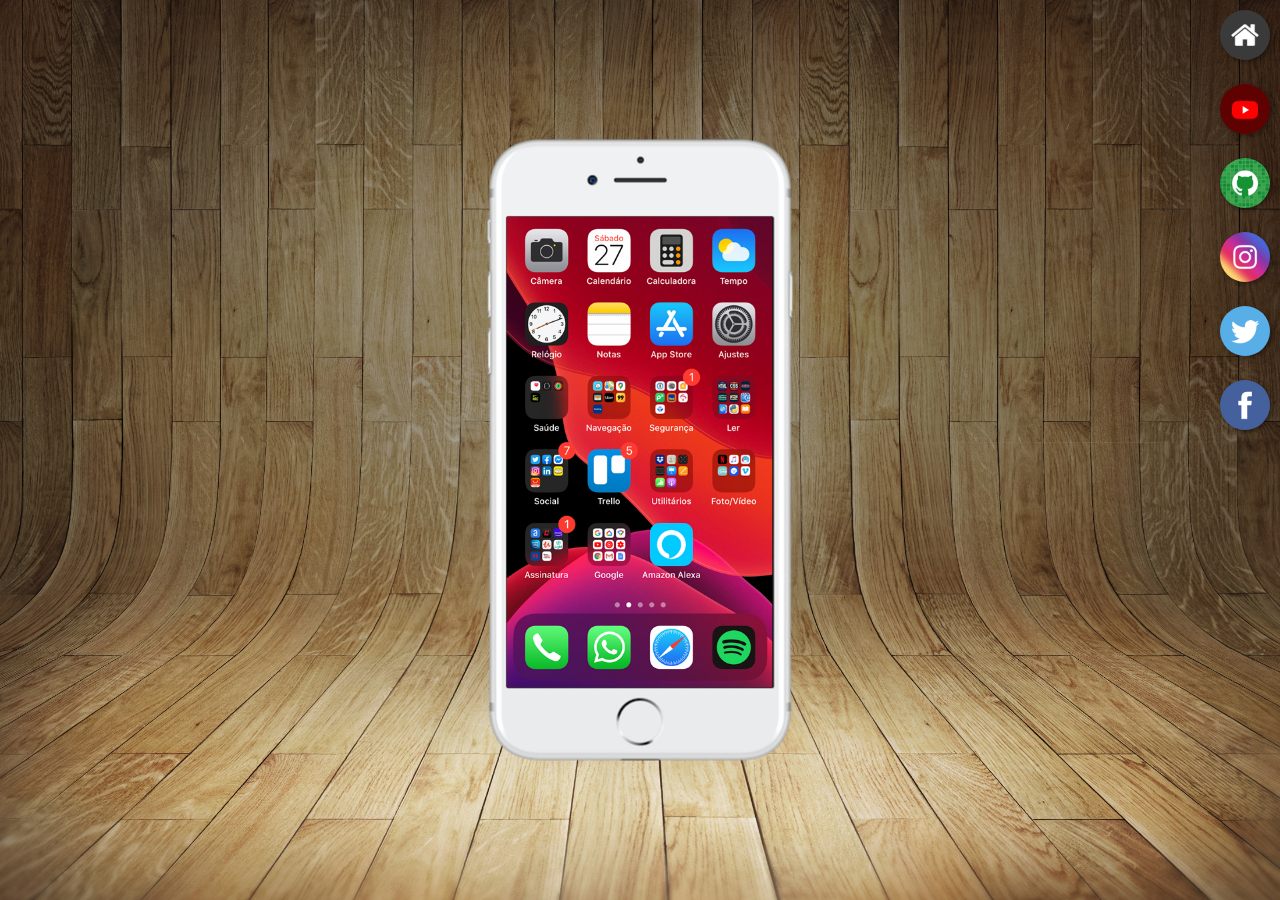
<file: index.html>
<!DOCTYPE html>
<html lang="pt-br">
<head>
    <meta charset="UTF-8">
    <meta name="viewport" content="width=device-width, initial-scale=1.0">
    <link rel="shortcut icon" href="/imagens/favicon.ico" type="image/x-icon">
    <title>Projeto Redes Sociais</title>
    <link rel="stylesheet" href="estilos/style.css">
</head>
<body>
    <main>
        <section id="telefone">
            <iframe src="home.html"  name="tela" id="tela" frameborder="0">
                Seu navegador não é compatível com isso.
            </iframe>
        </section>
        <section id="redes-sociais">
            <a href="home.html" target="tela"><img src="imagens/logo-home.jpg" alt="Home"></a> <br>
            <a href="youtube.html" target="tela"><img src="imagens/logo-youtube.jpg" alt="Youtube"></a> <br>
            <a href="github.html" target="tela"><img src="imagens/logo-github.jpg" alt="GitHub"></a> <br>
            <a href="instagram.html" target="tela"><img src="imagens/logo-instagram.jpg" alt="Instagram"></a> <br>
            <a href="twitter.html" target="tela"><img src="imagens/logo-twitter.jpg" alt="Twitter"></a> <br>
            <a href="facebook.html" target="tela"><img src="imagens/logo-facebook.jpg" alt="Facebook"></a>

        </section>
    </main>
</body>
</html>
</file>
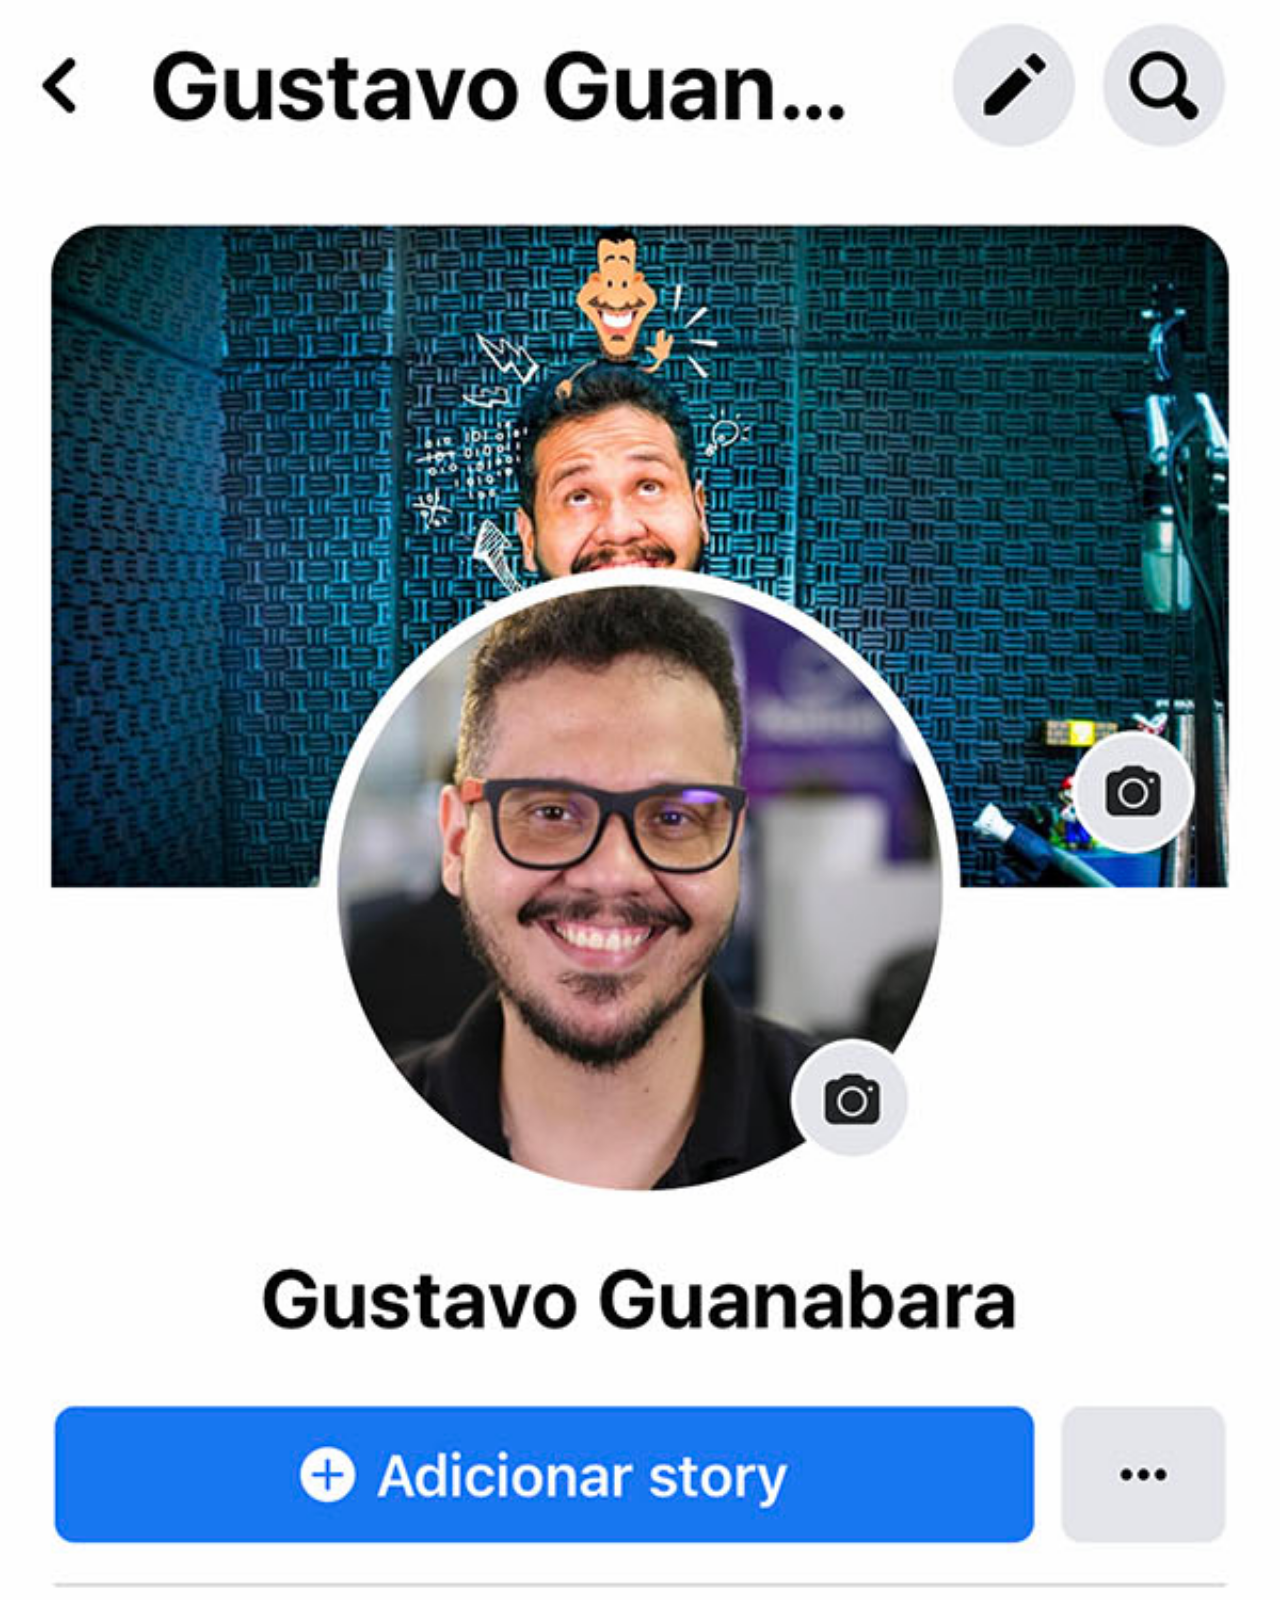
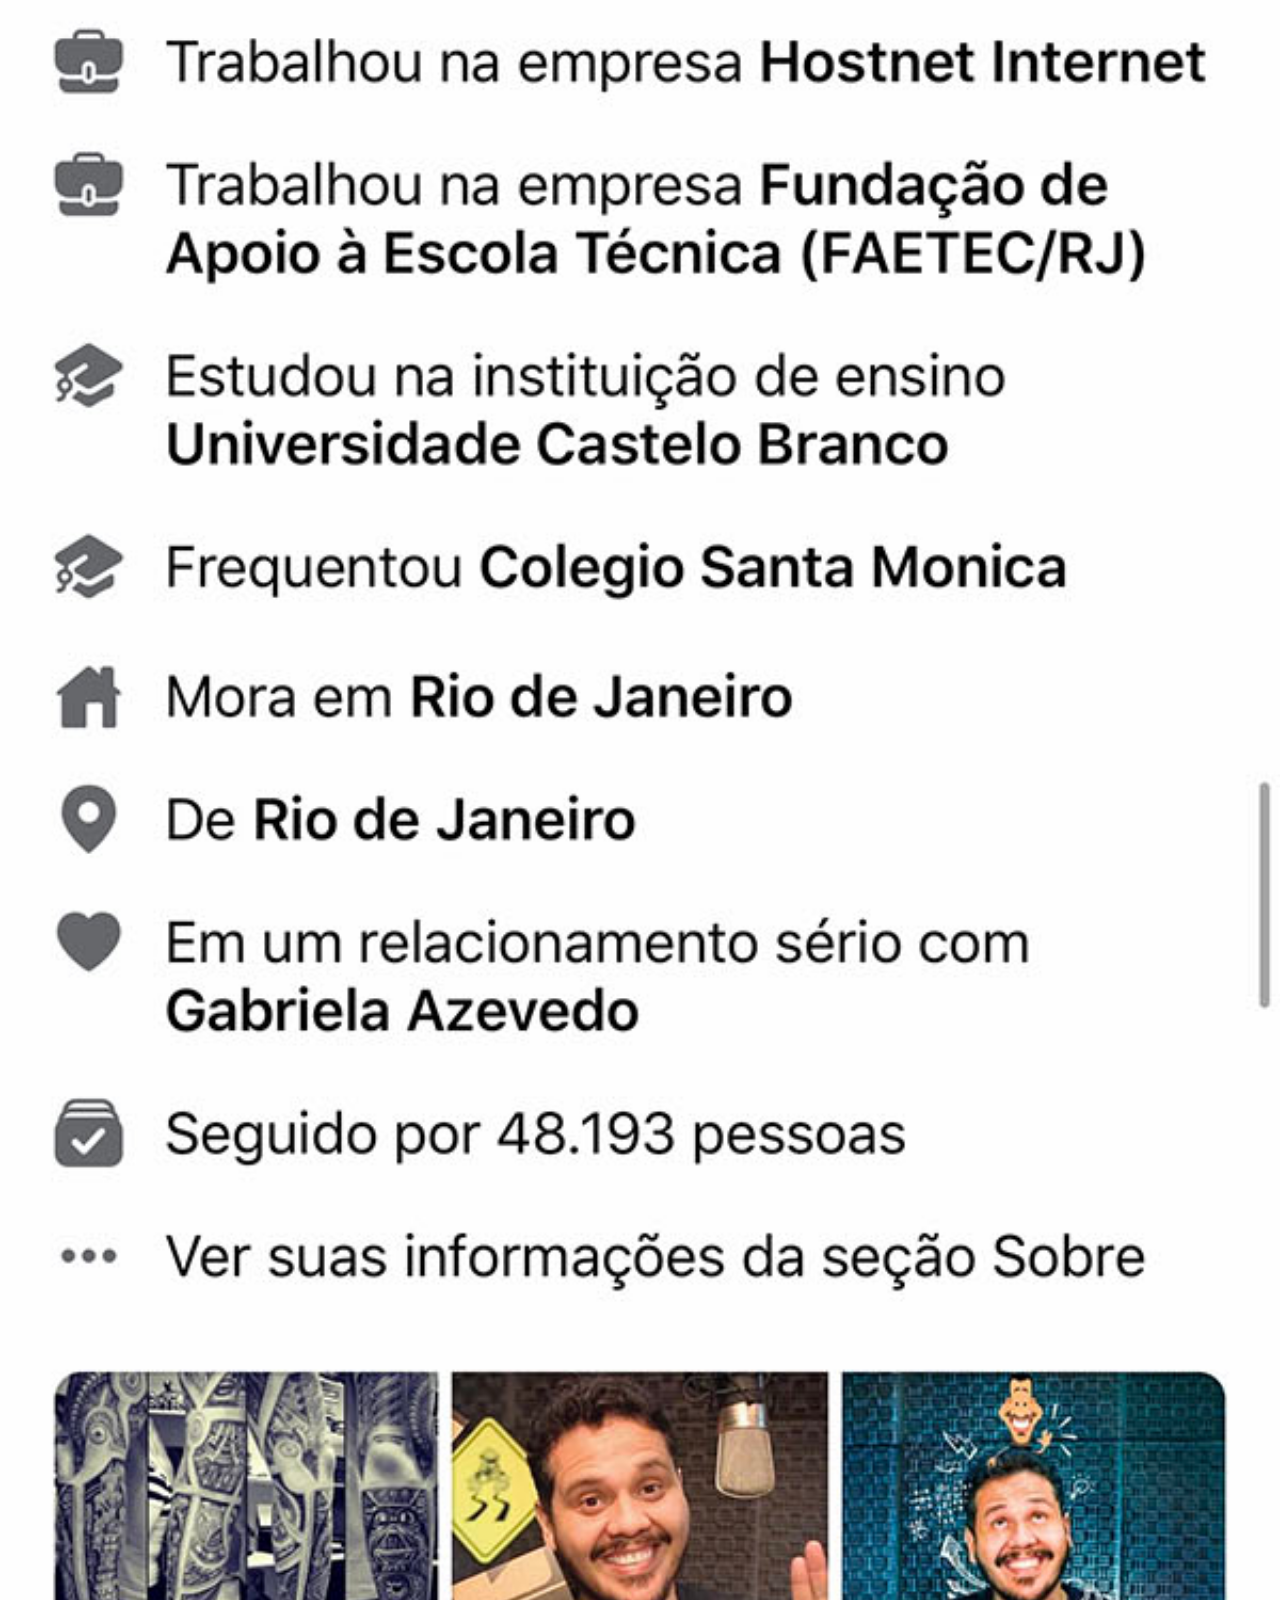
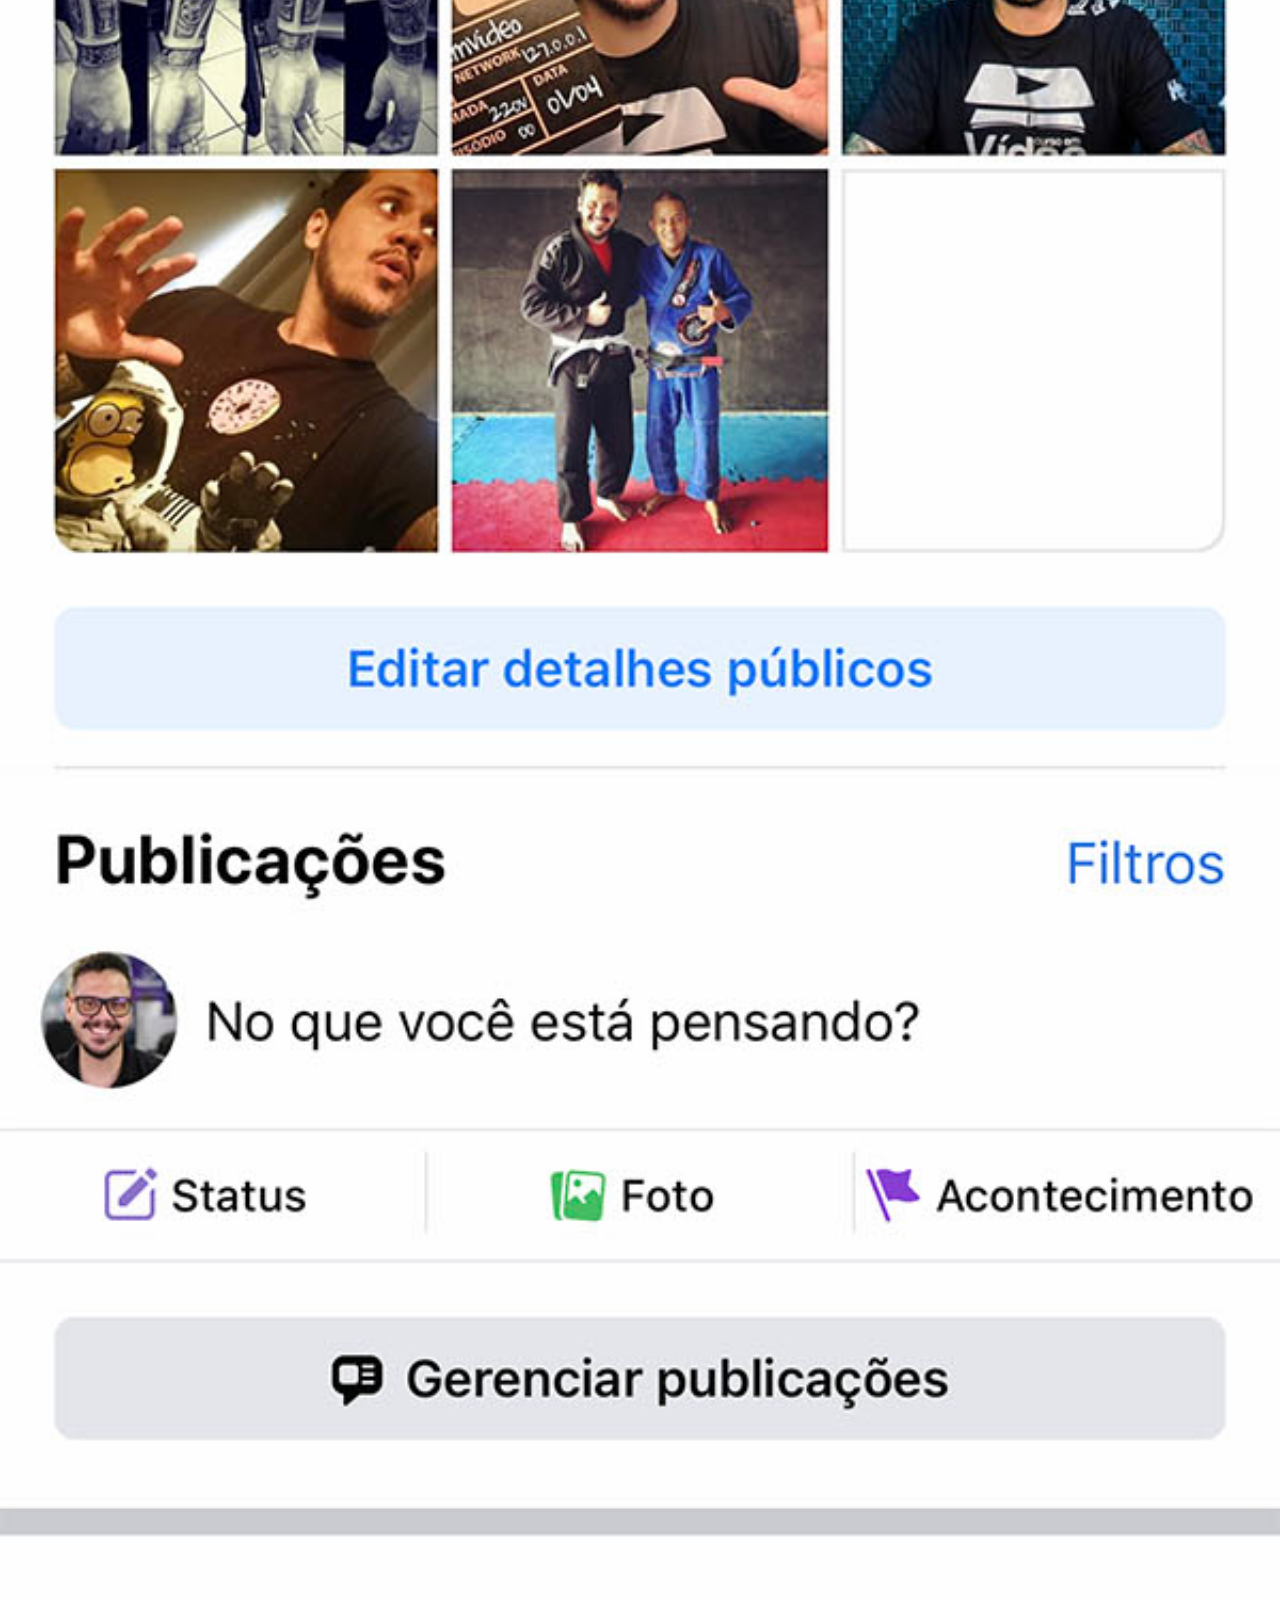
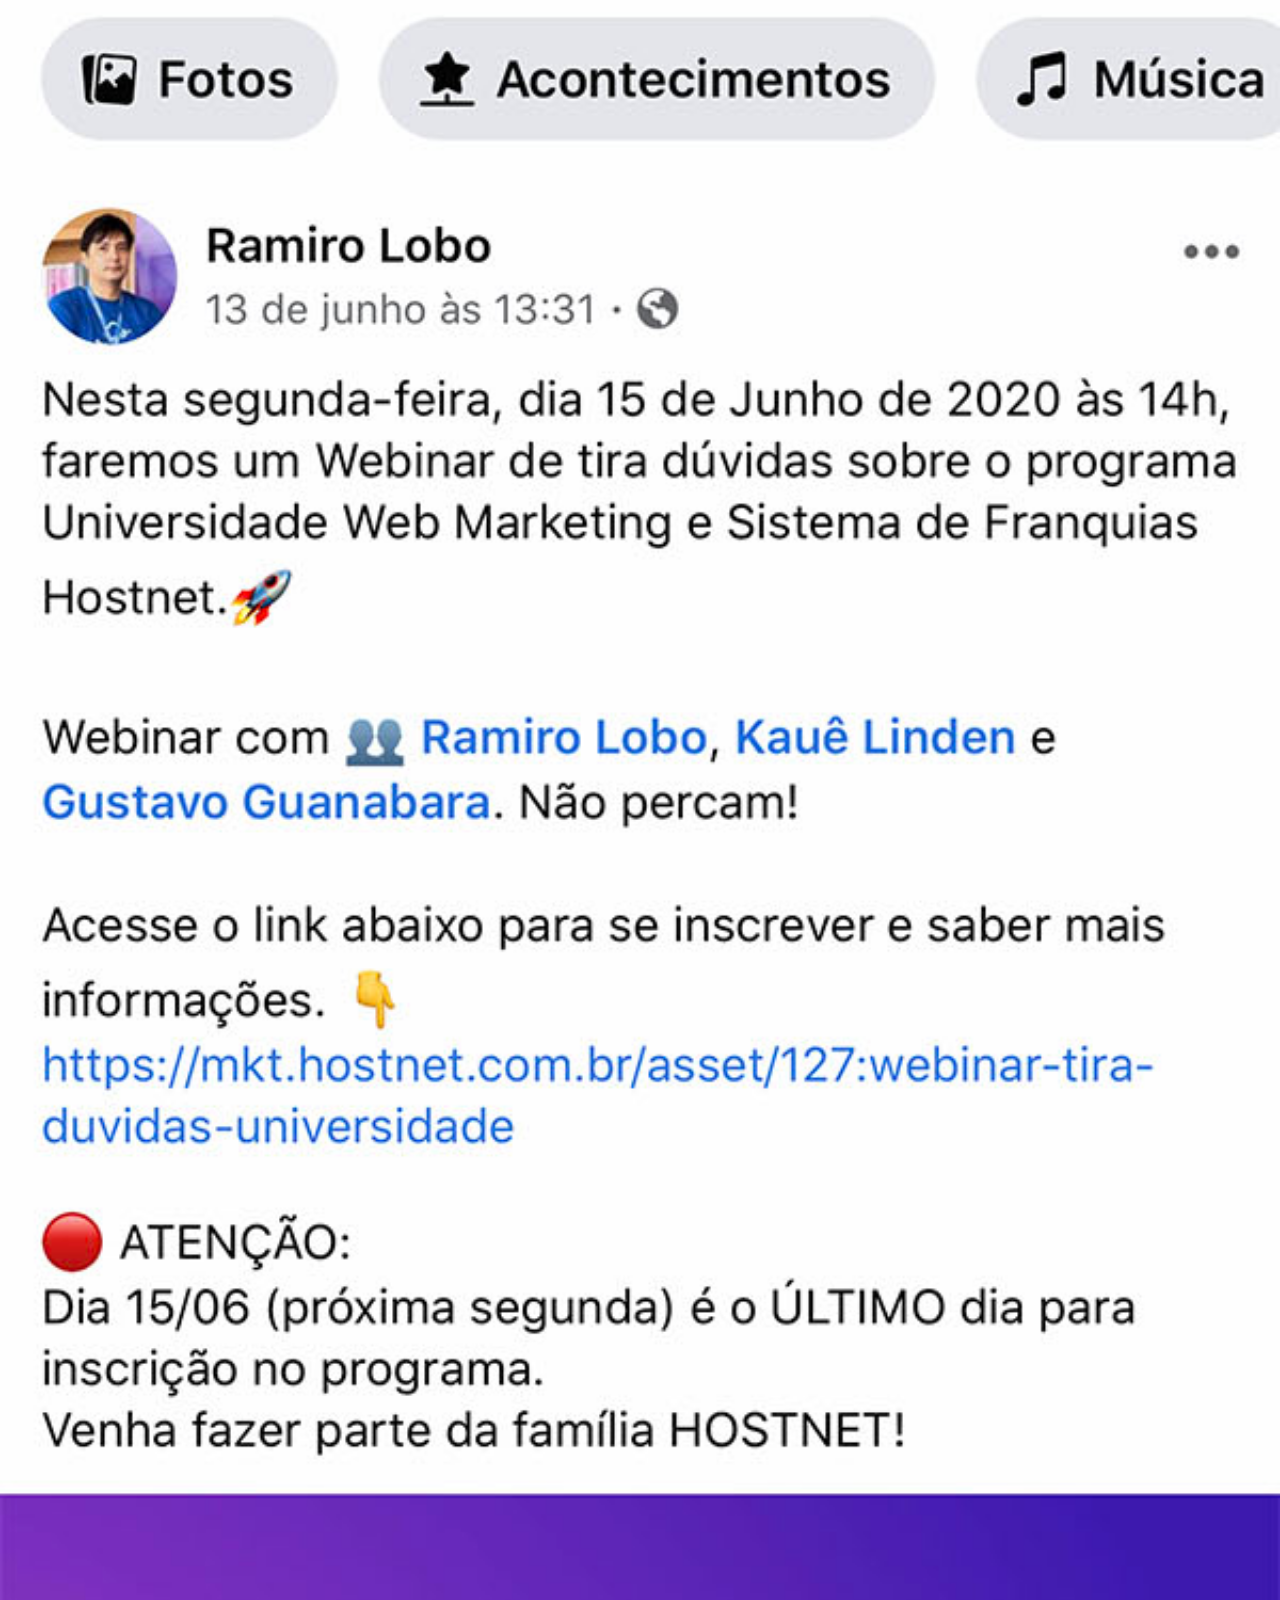
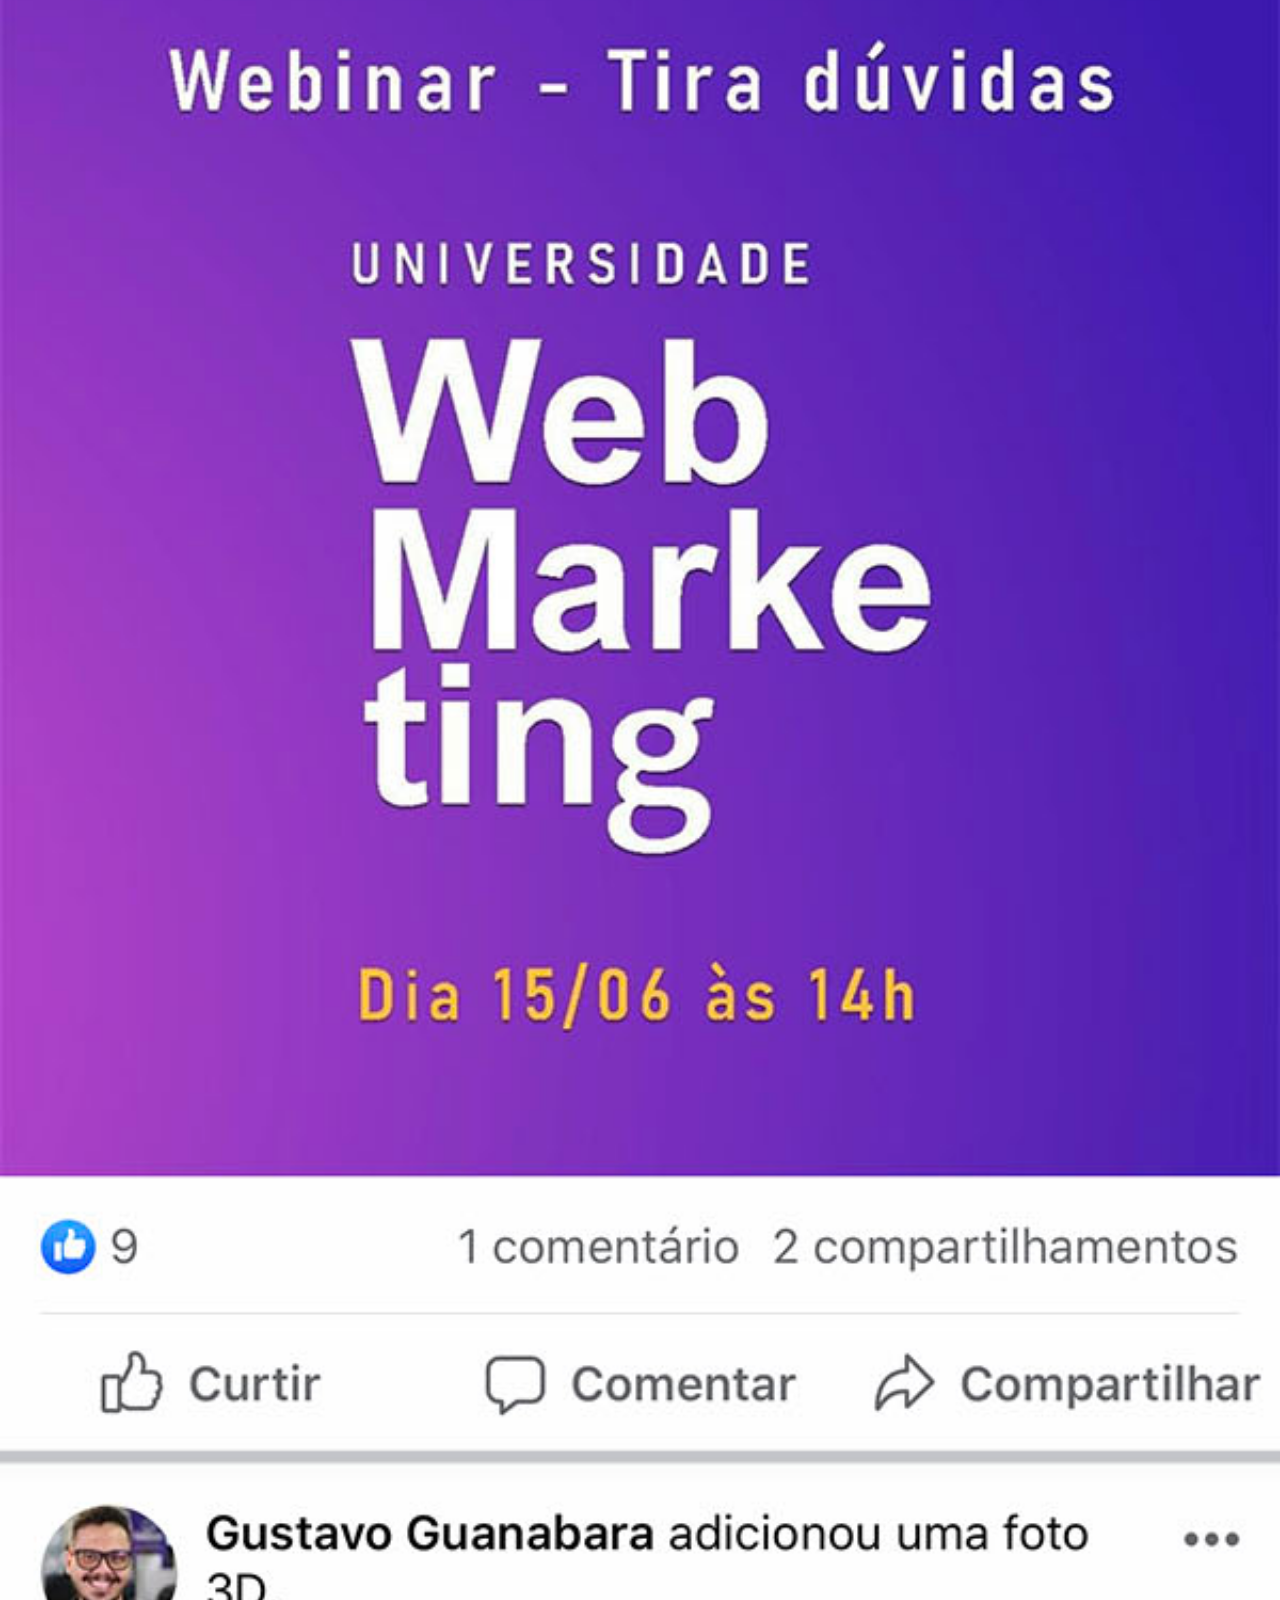
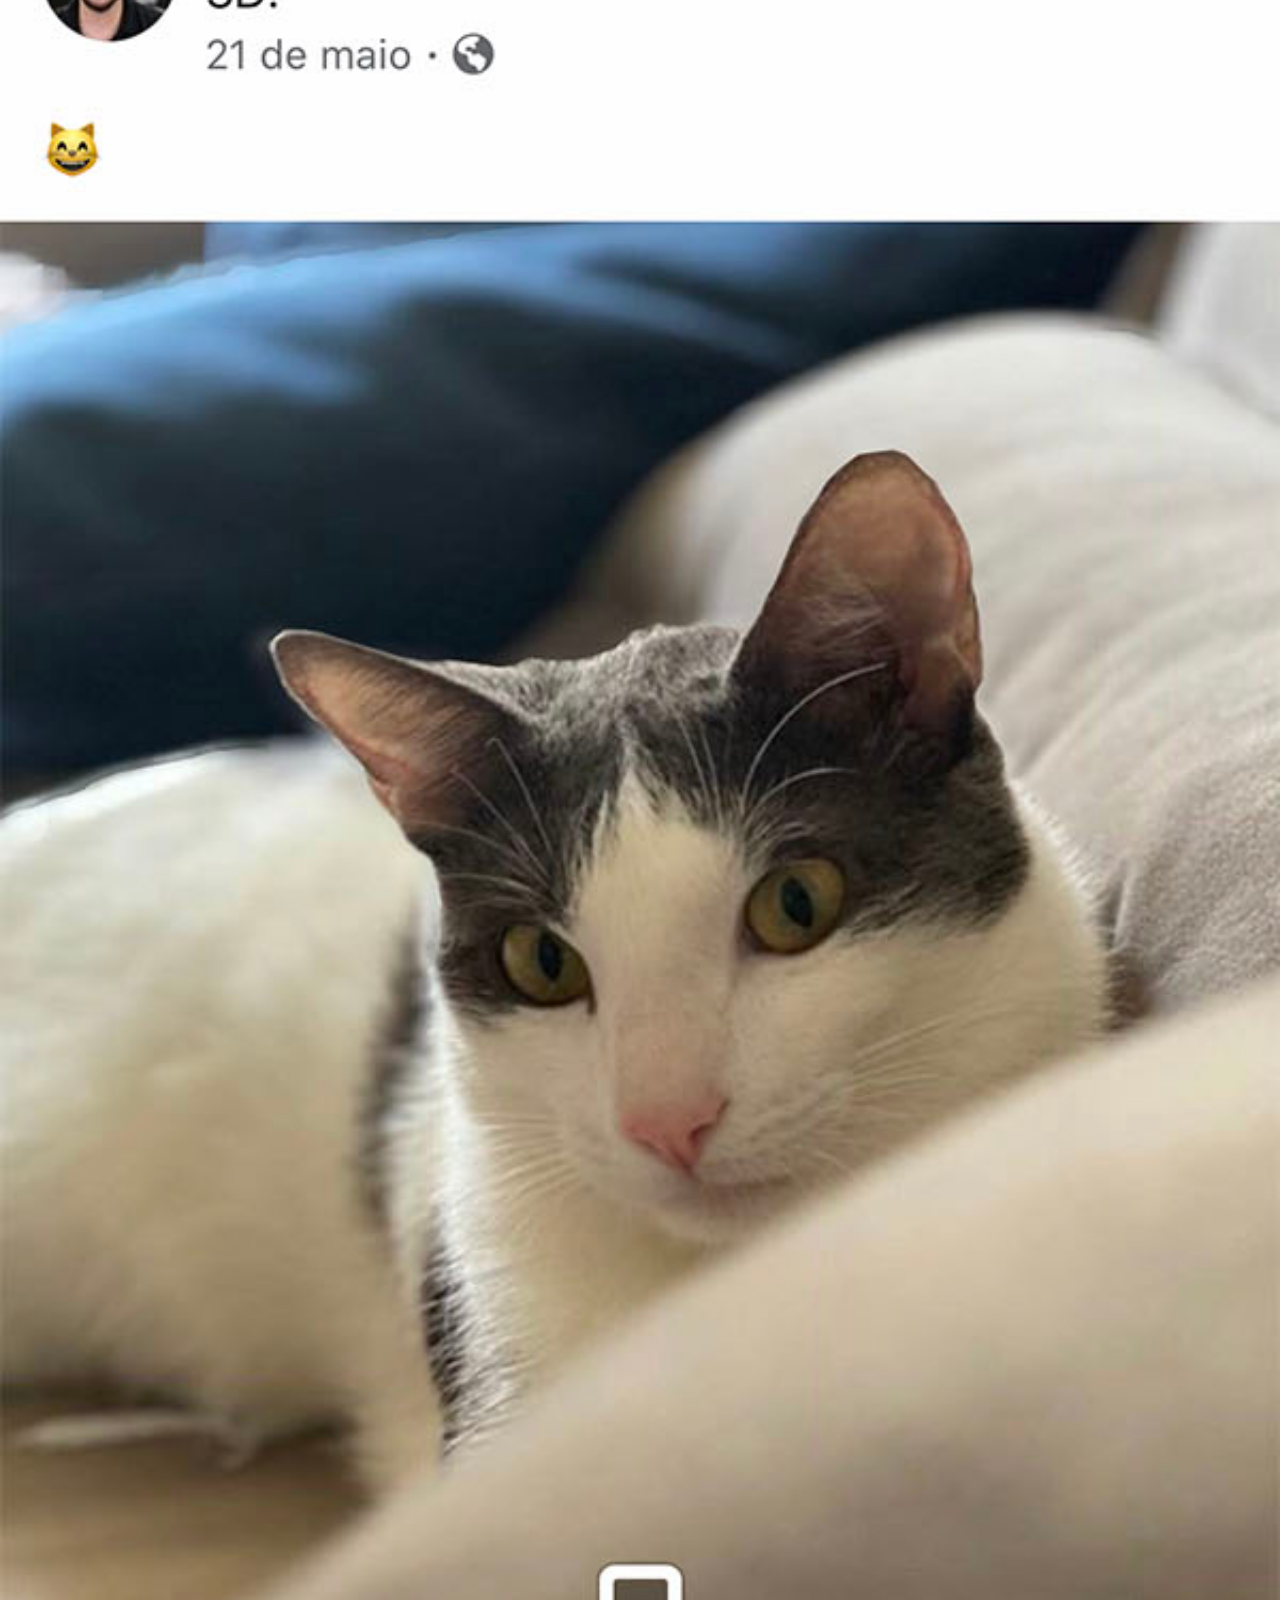
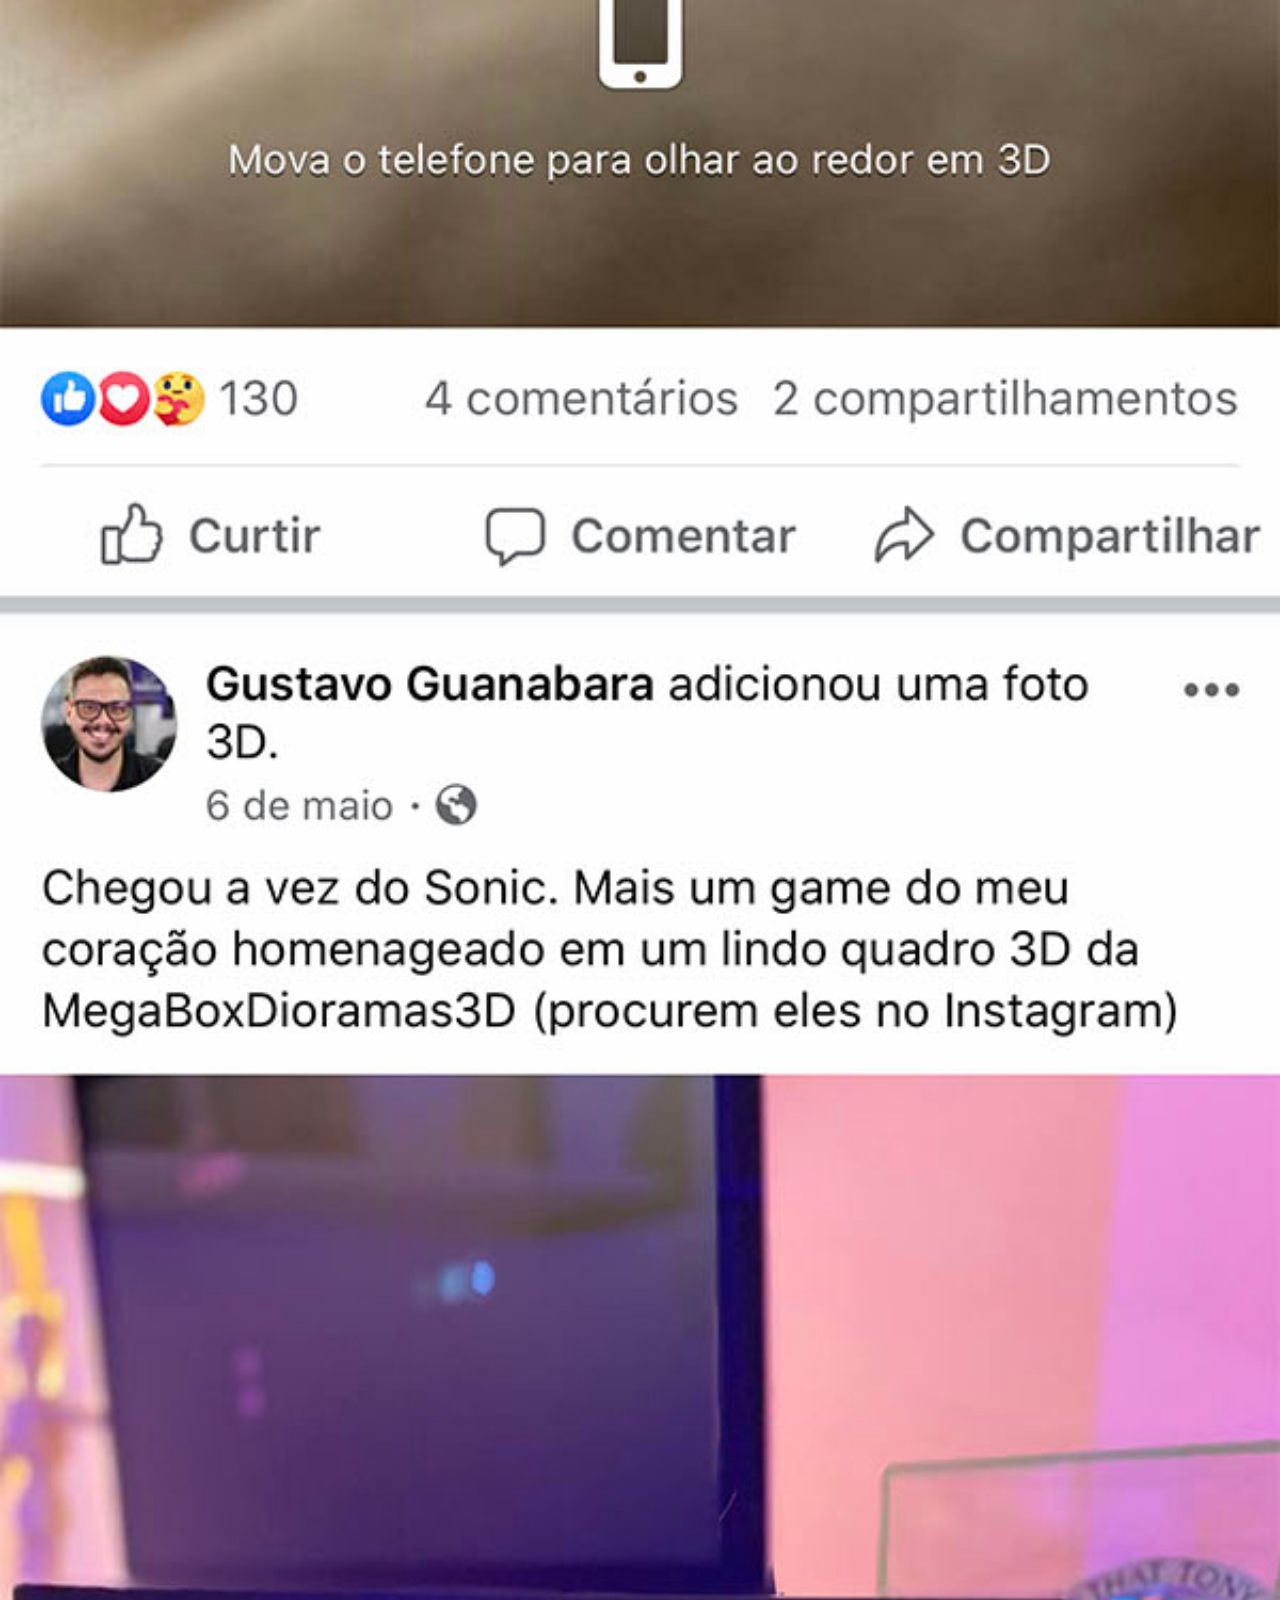
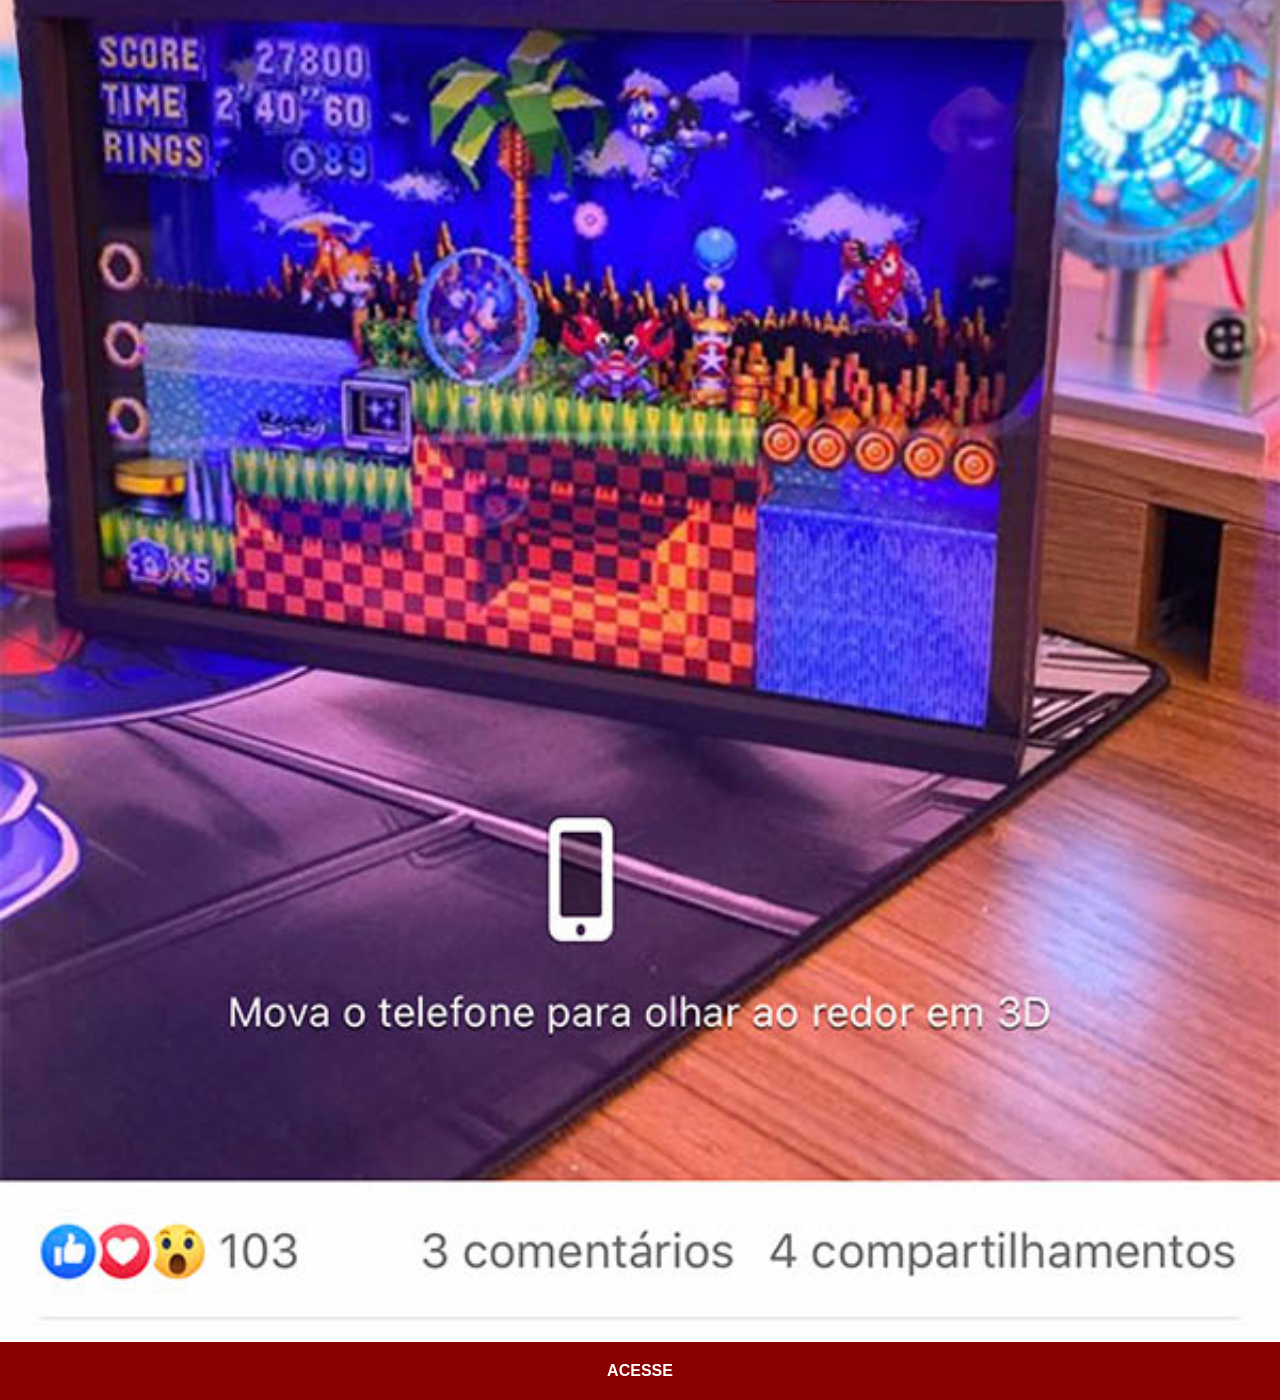
<file: facebook.html>
<!DOCTYPE html>
<html lang="pt-br">
<head>
    <meta charset="UTF-8">
    <meta name="viewport" content="width=device-width, initial-scale=1.0">
    <title>Facebook</title>
    <link rel="stylesheet" href="estilos/social.css">
</head>
<body>
    <img src="imagens/tela-facebook.jpg" alt="Facebook">
    <a href="https://www.facebook.com/gustavoguanabara/" target="_blank">ACESSE</a>
</body>
</html>
</file>
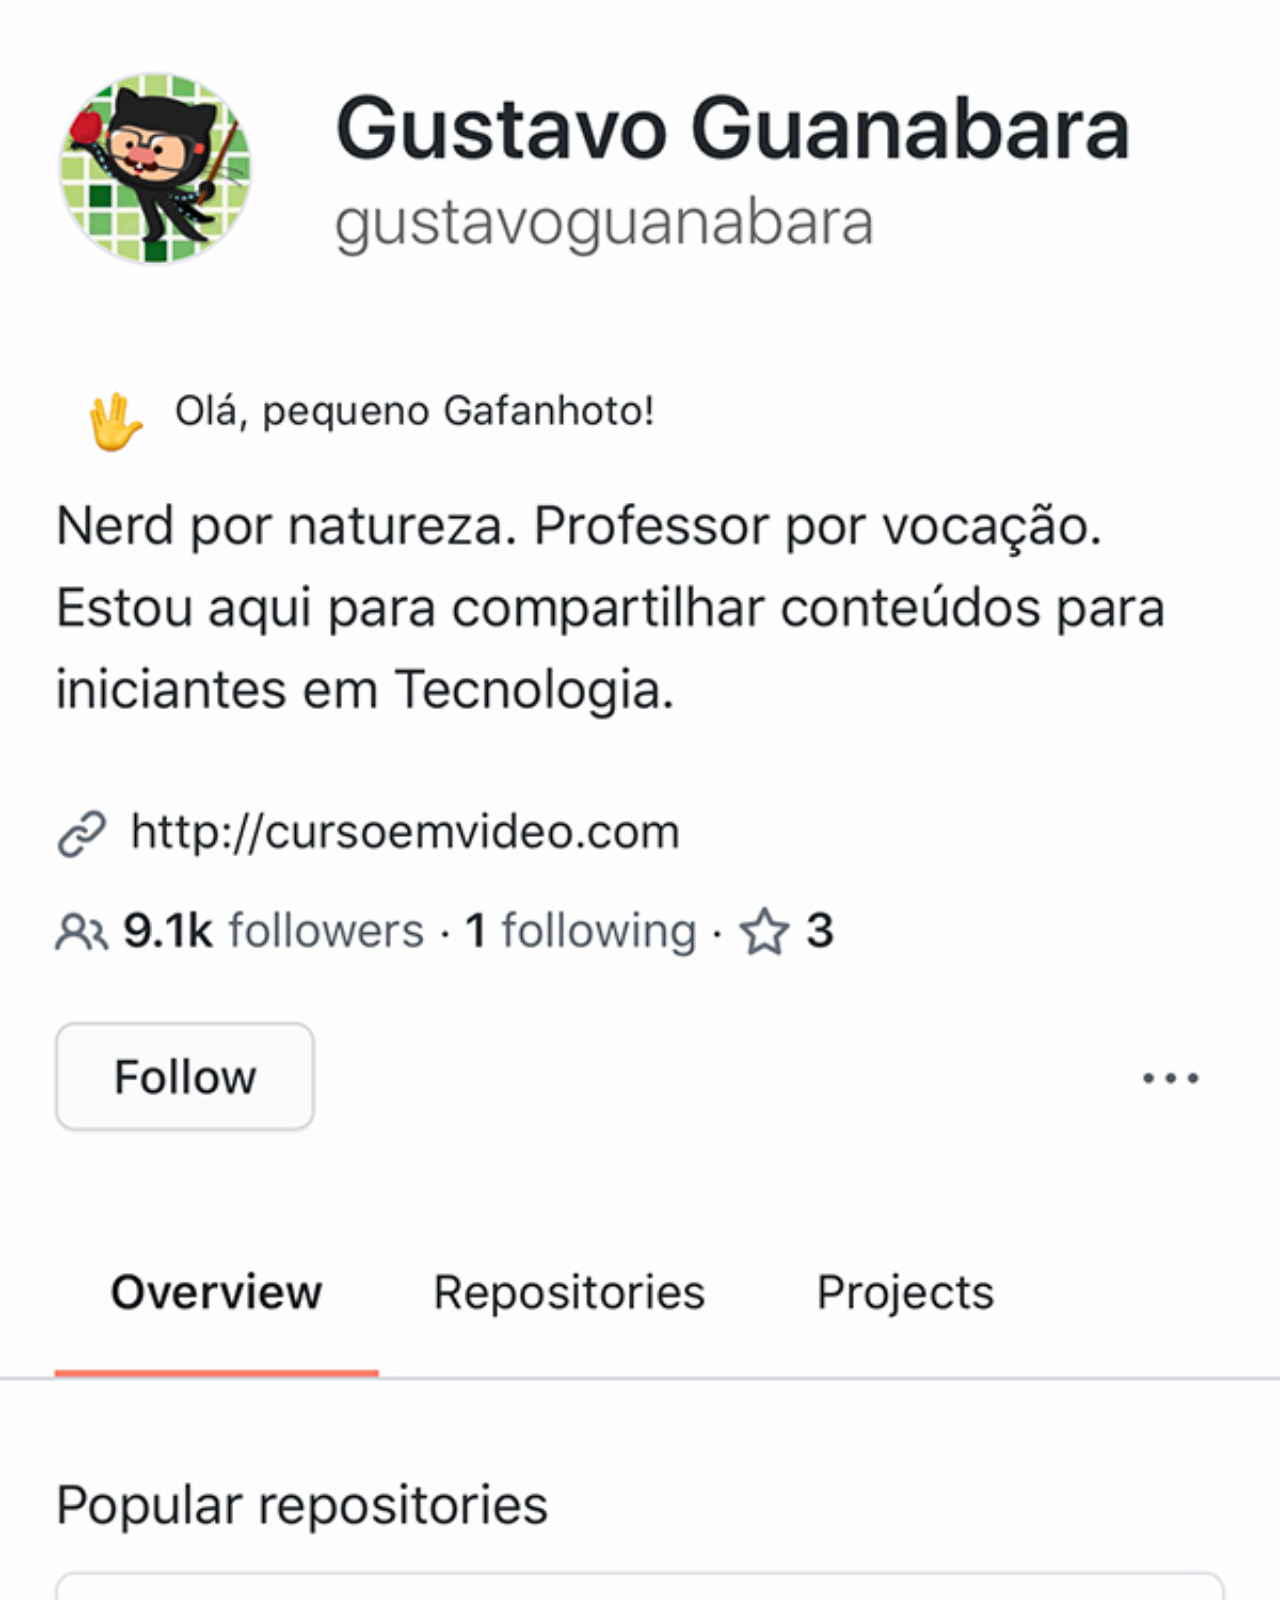
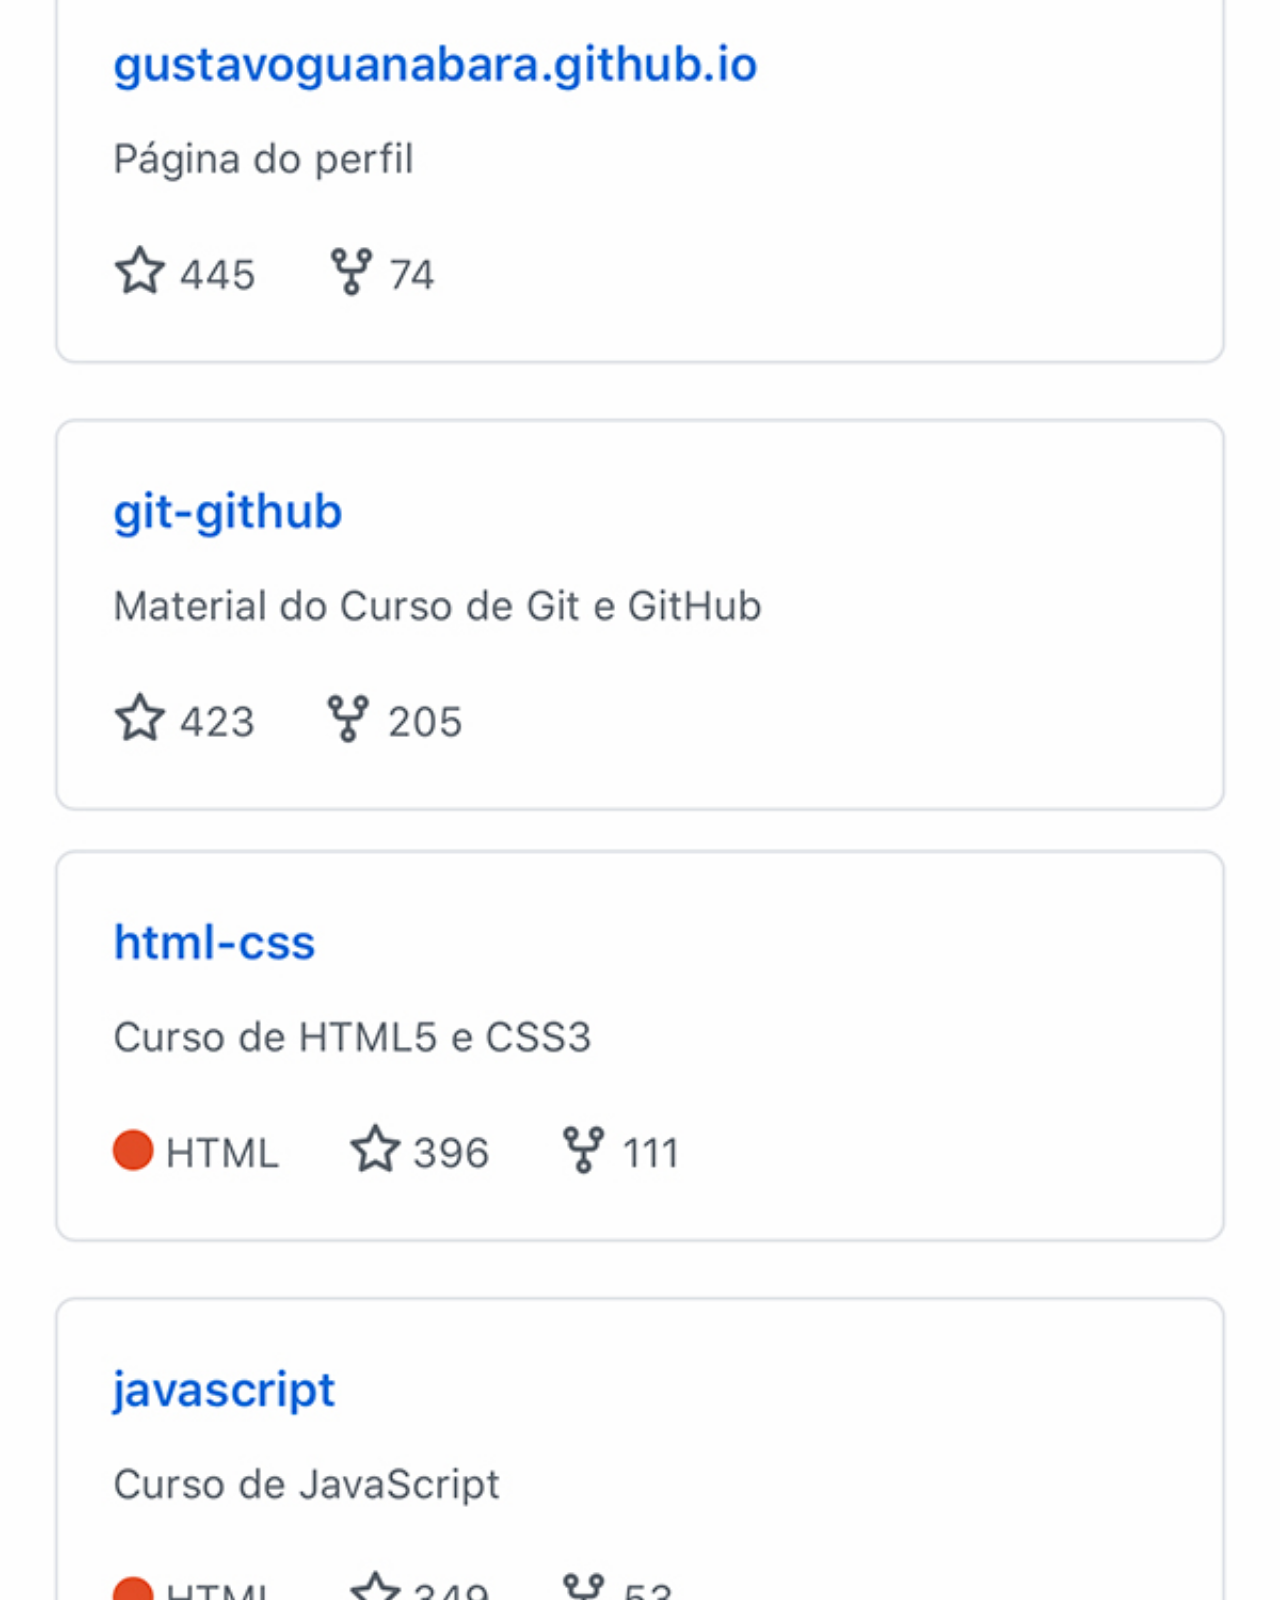
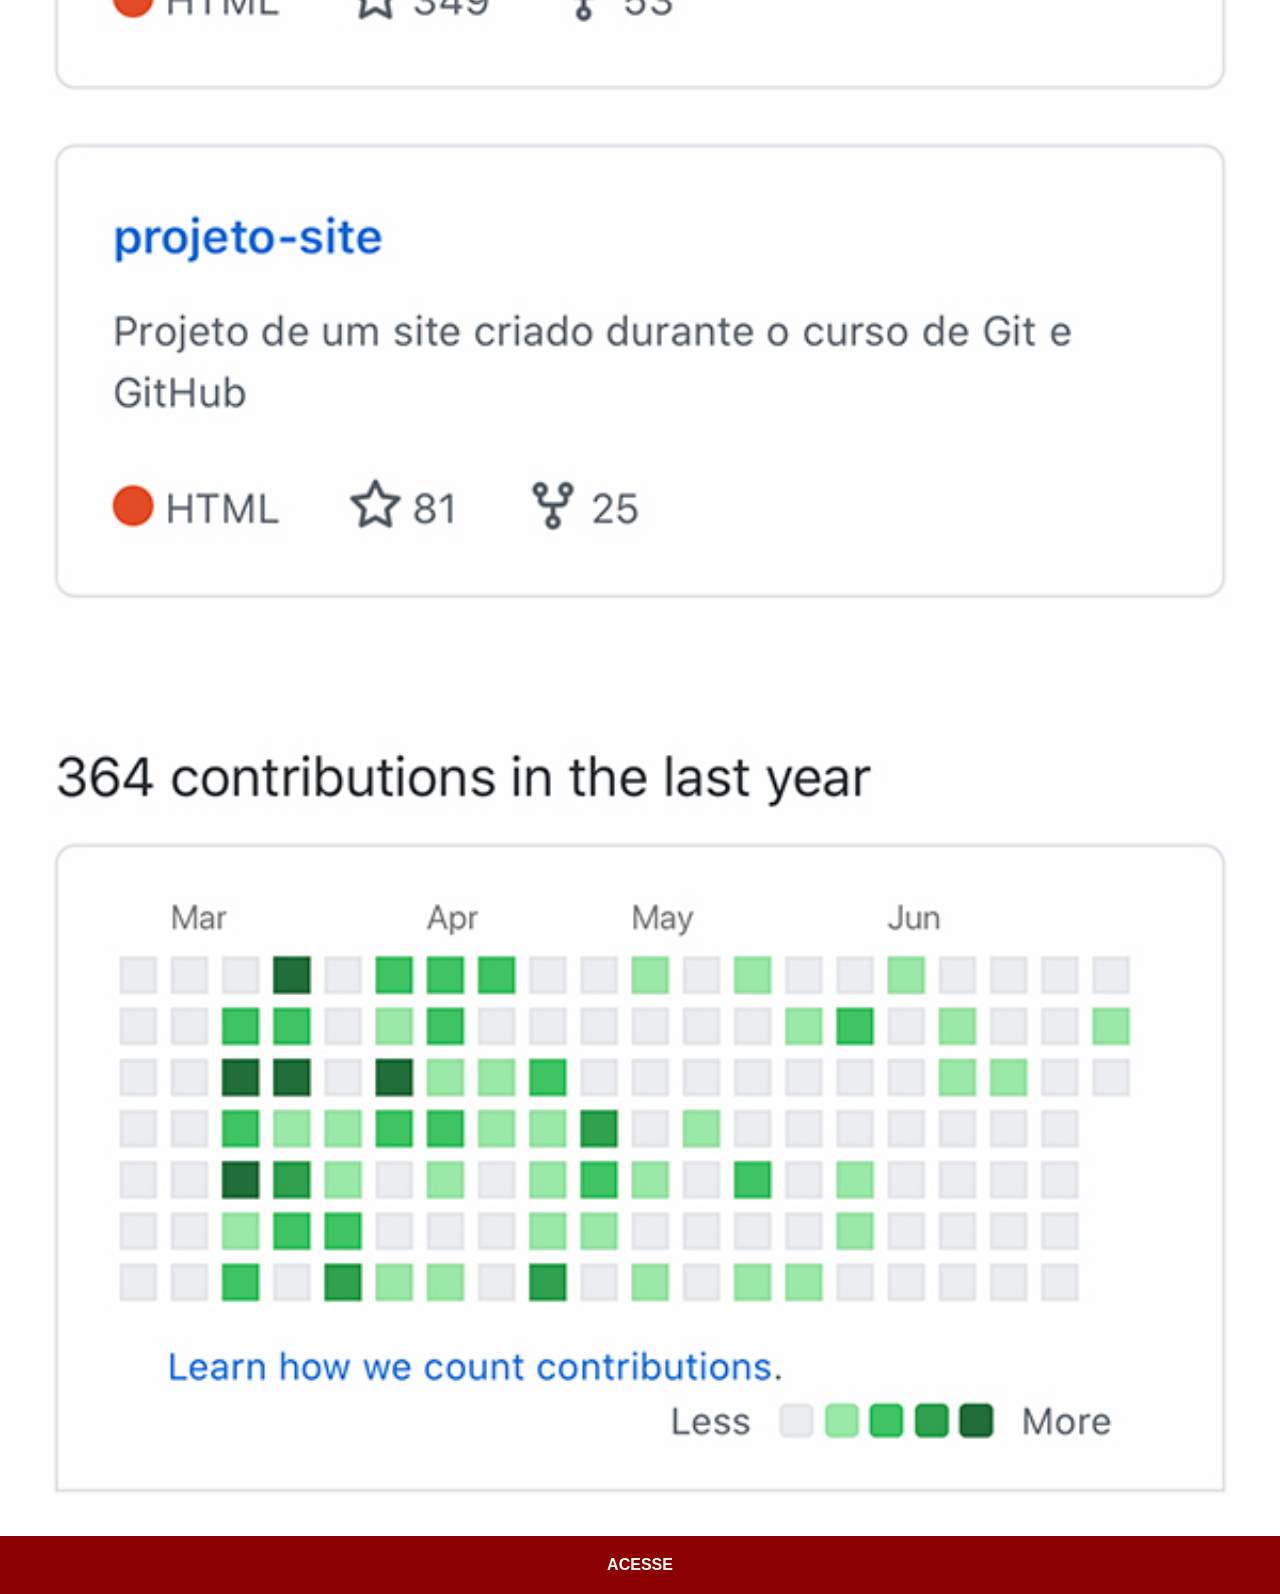
<file: github.html>
<!DOCTYPE html>
<html lang="pt-br">
<head>
    <meta charset="UTF-8">
    <meta name="viewport" content="width=device-width, initial-scale=1.0">
    <title>GitHub</title>
    <link rel="stylesheet" href="estilos/social.css">
</head>
<body>
    <img src="imagens/tela-github.jpg" alt="GitHub">
    <a href="https://github.com/gustavoguanabara/" target="_blank">ACESSE</a>
    
</body>
</html>
</file>
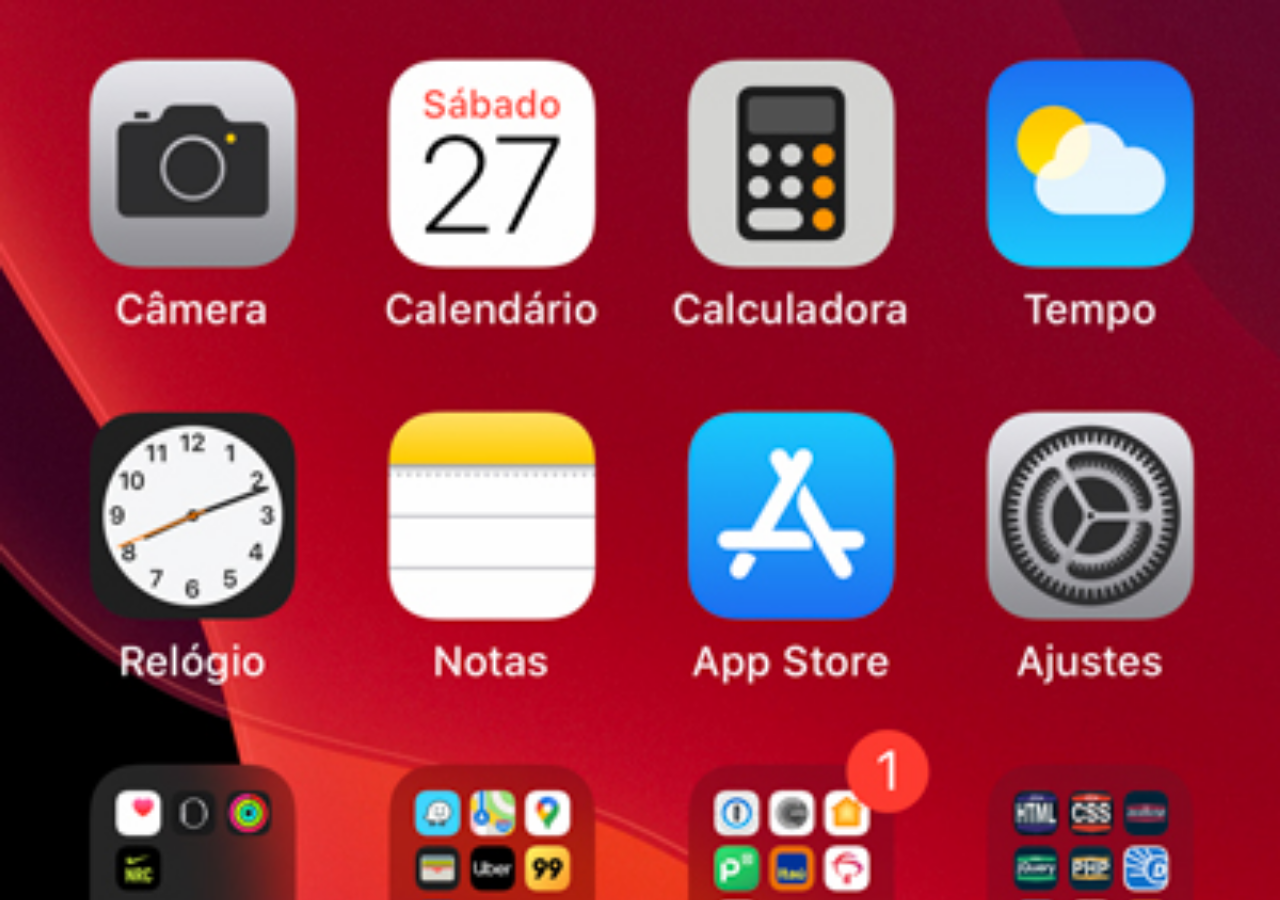
<file: home.html>
<!DOCTYPE html>
<html lang="pt-br">
<head>
    <meta charset="UTF-8">
    <meta name="viewport" content="width=device-width, initial-scale=1.0">
    <title>Home</title>
    <style>
        * {
            margin: 0px;
            padding: 0px;
        }

        body {
            width: 100vw;
            height: 100vh;
            background: black url(imagens/tela-home.jpg);
            background-size: cover;
        }       
    </style>
</head>
<body>
    
</body>
</html>
</file>
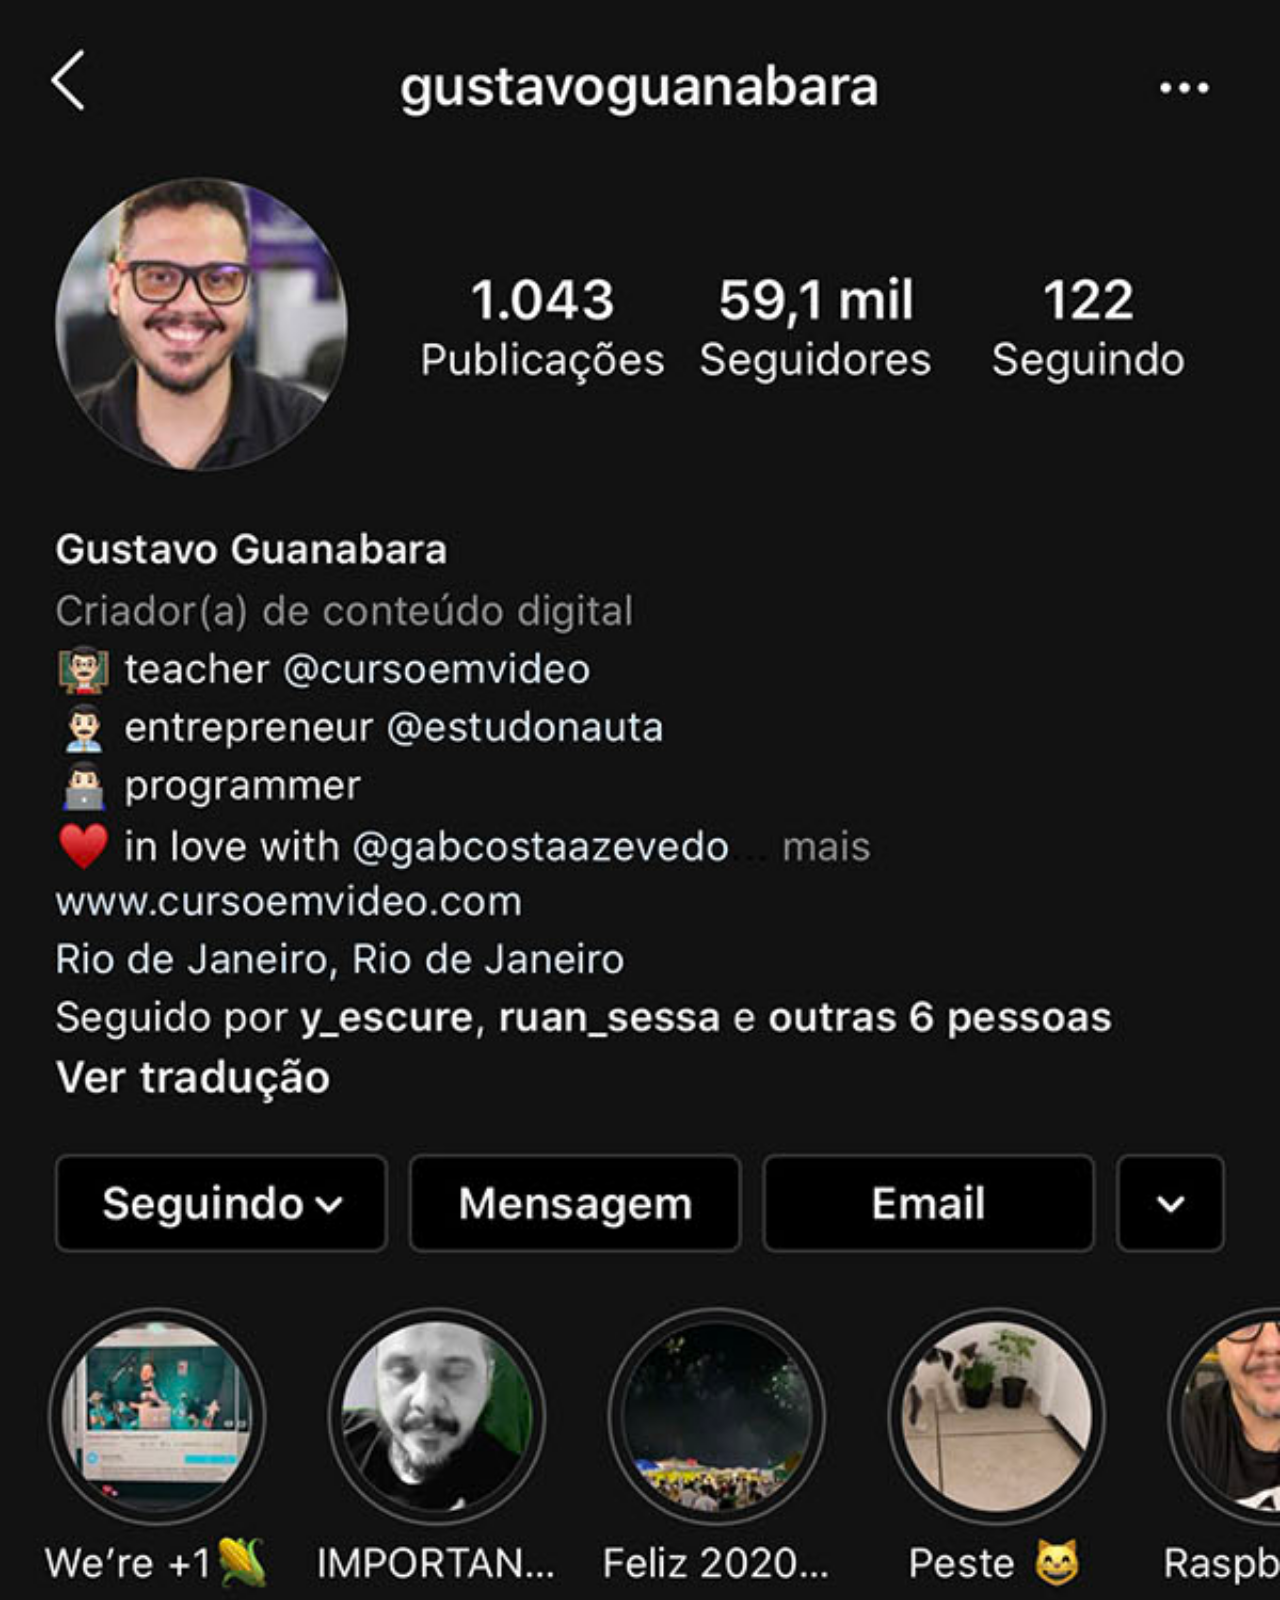
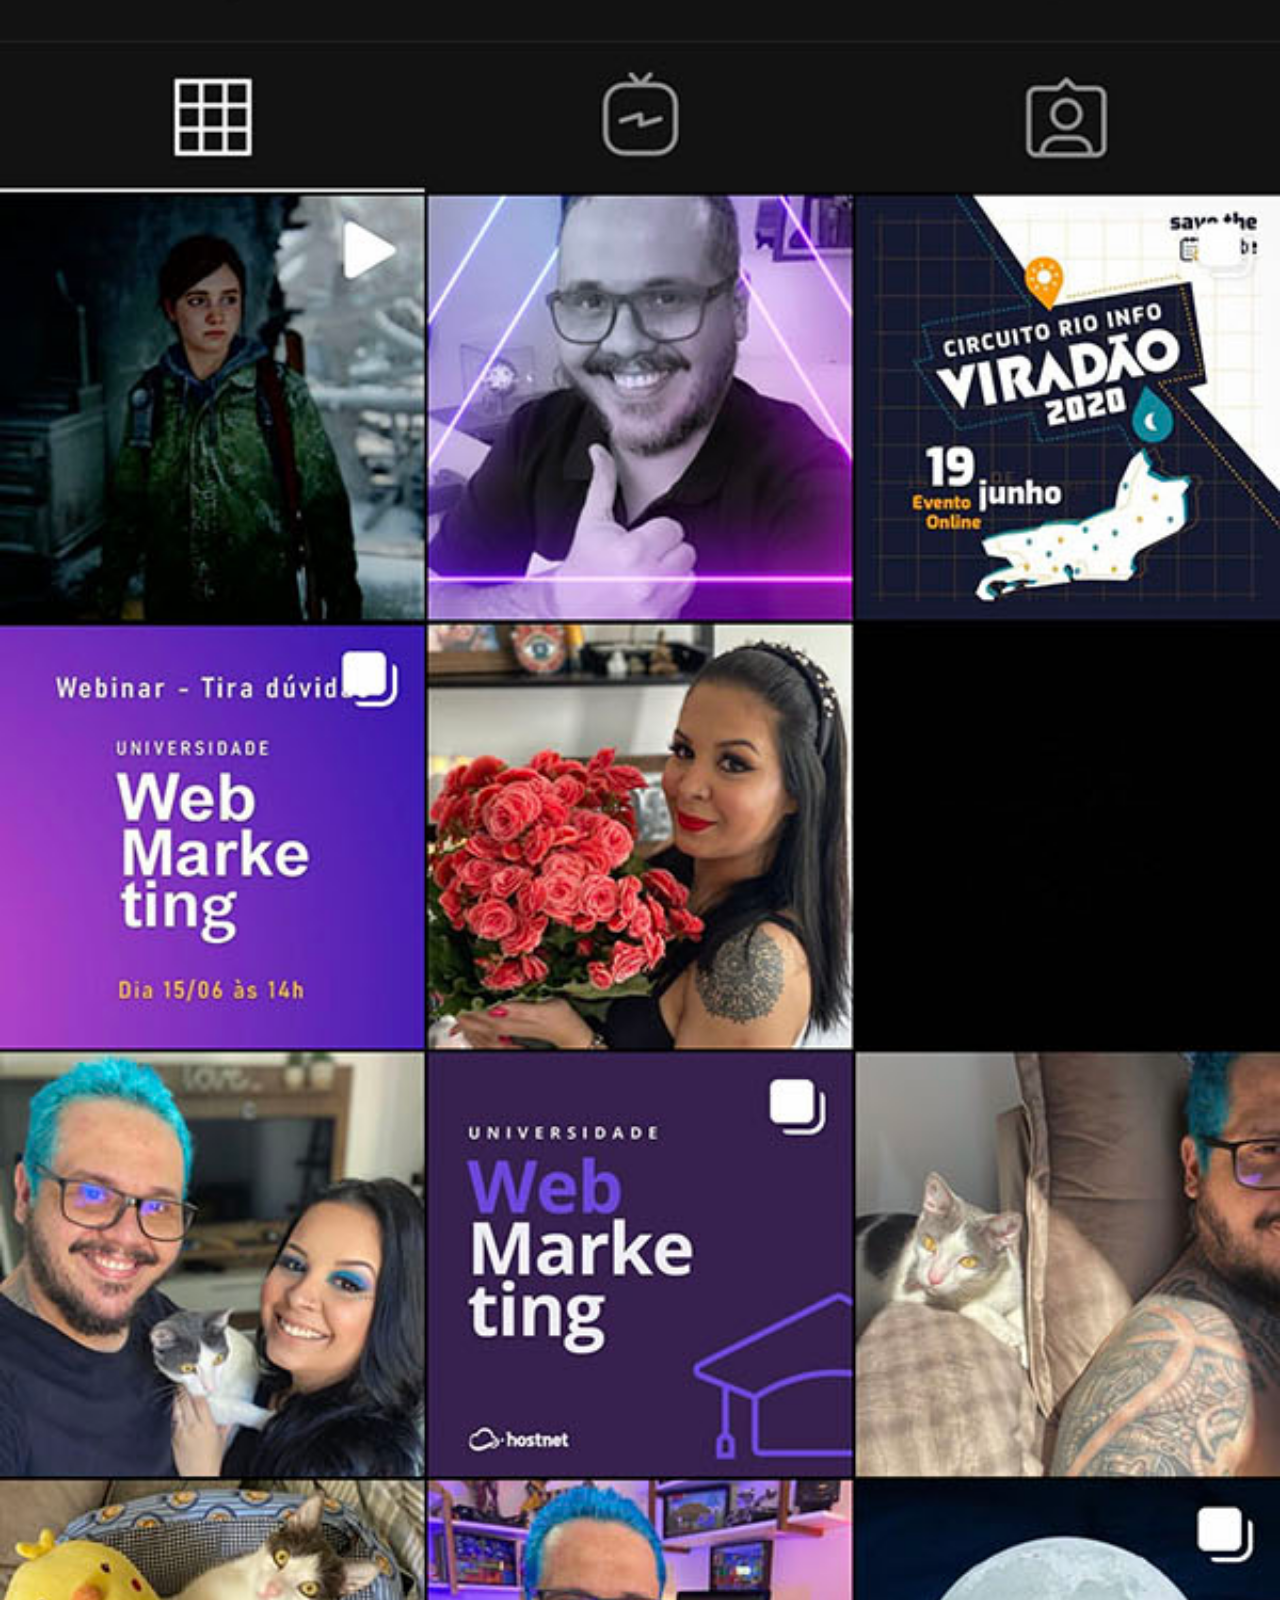
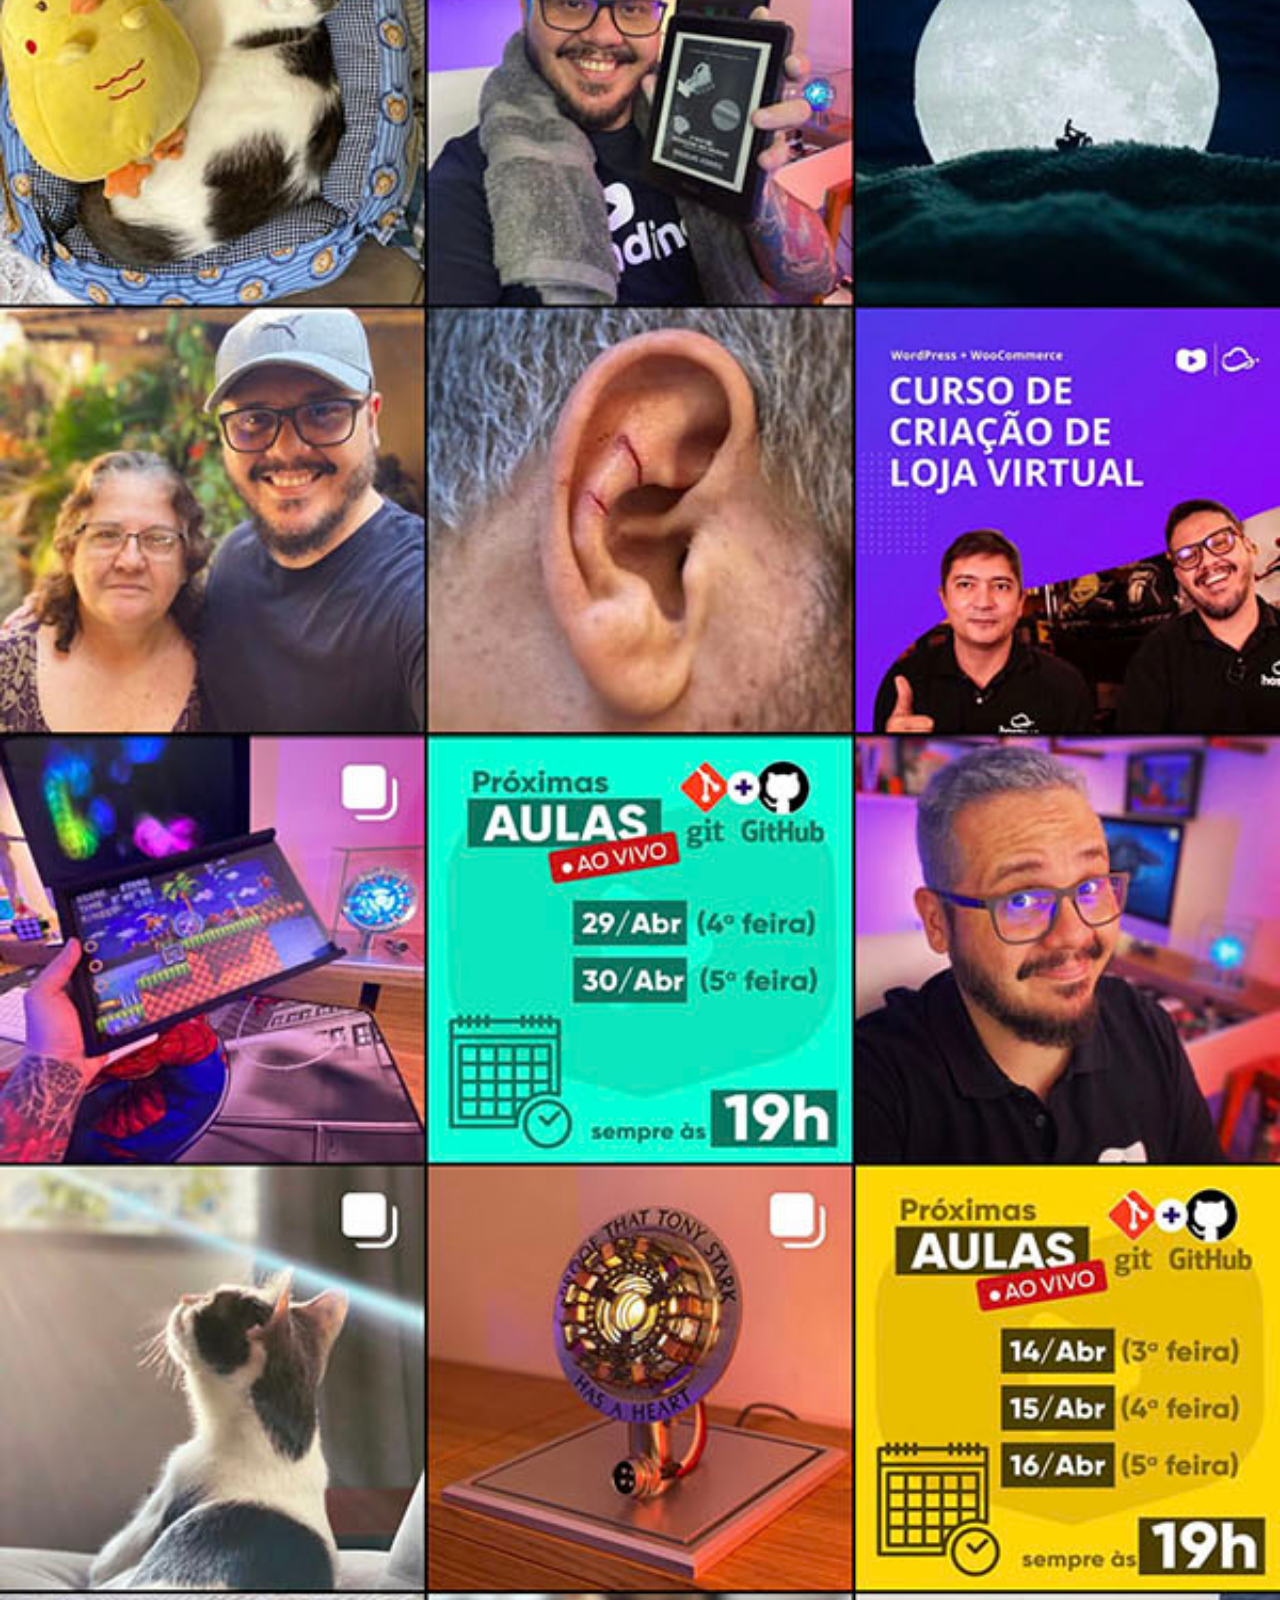
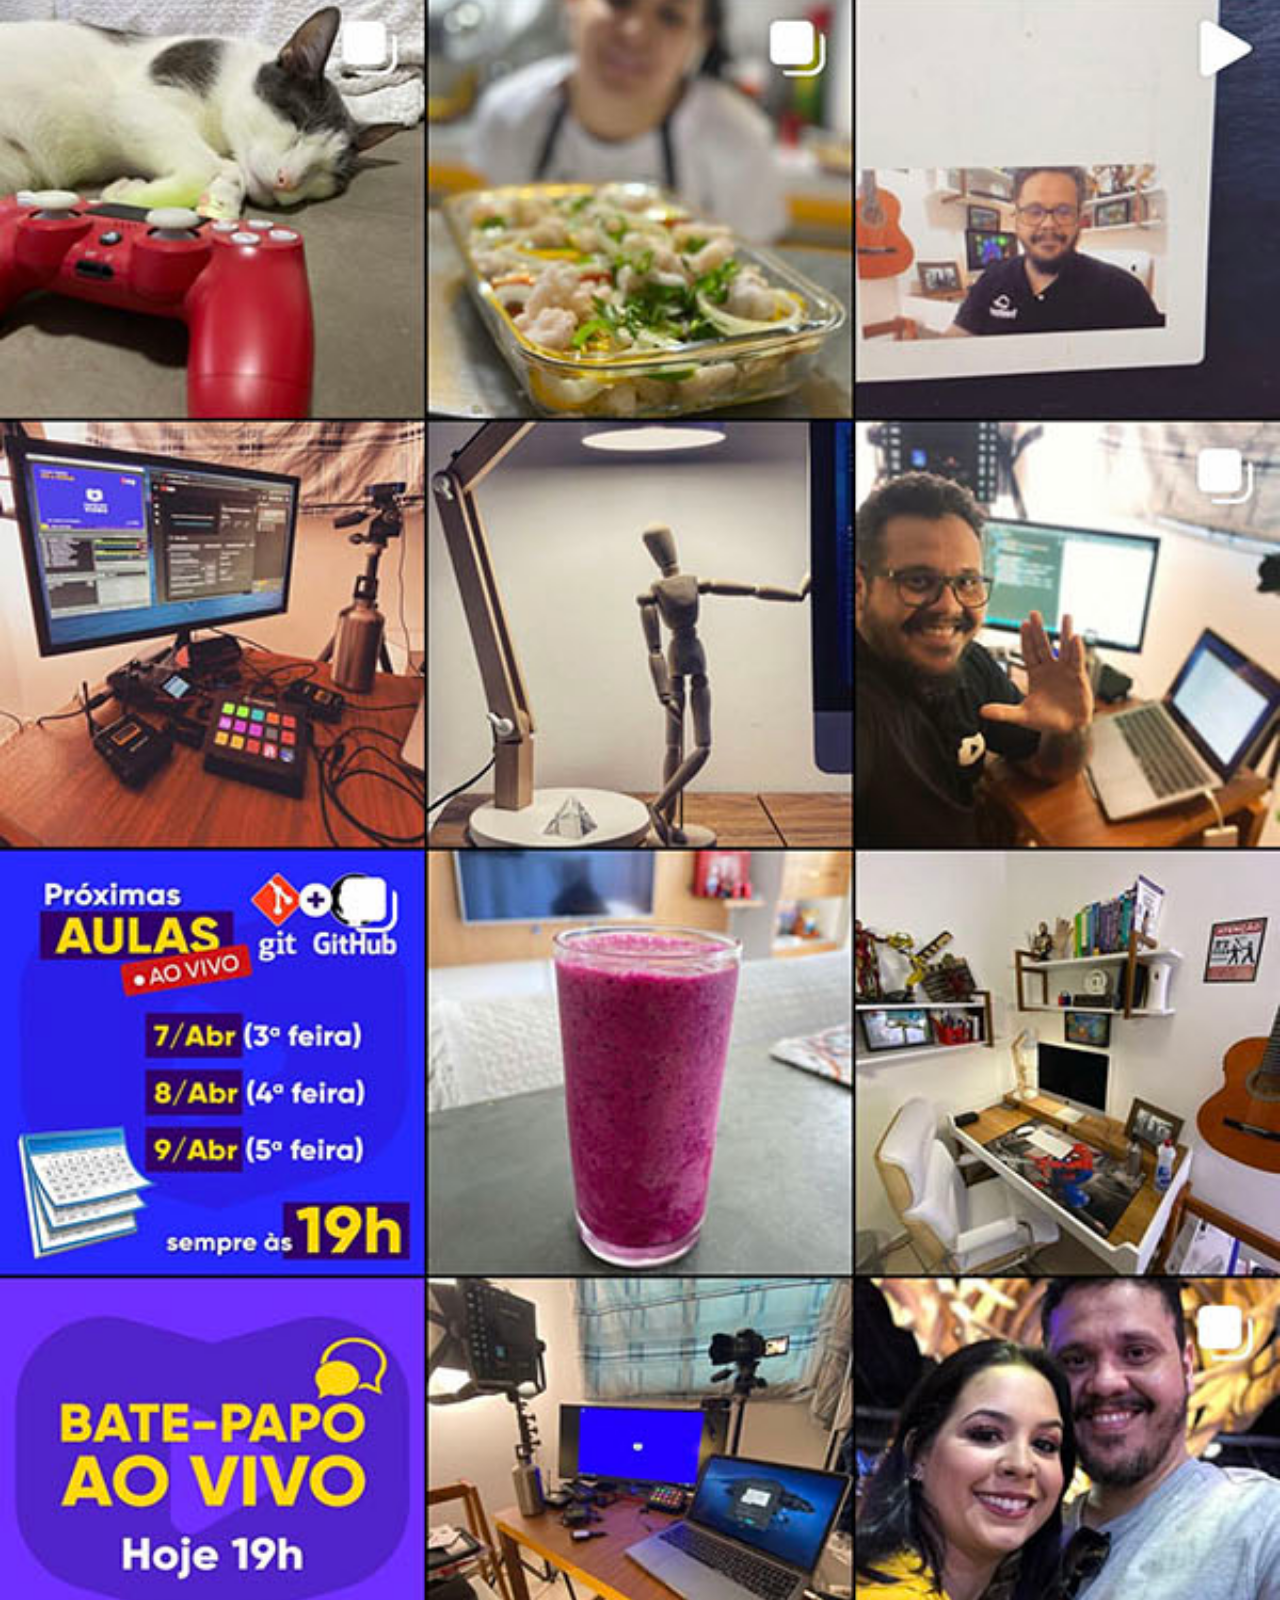
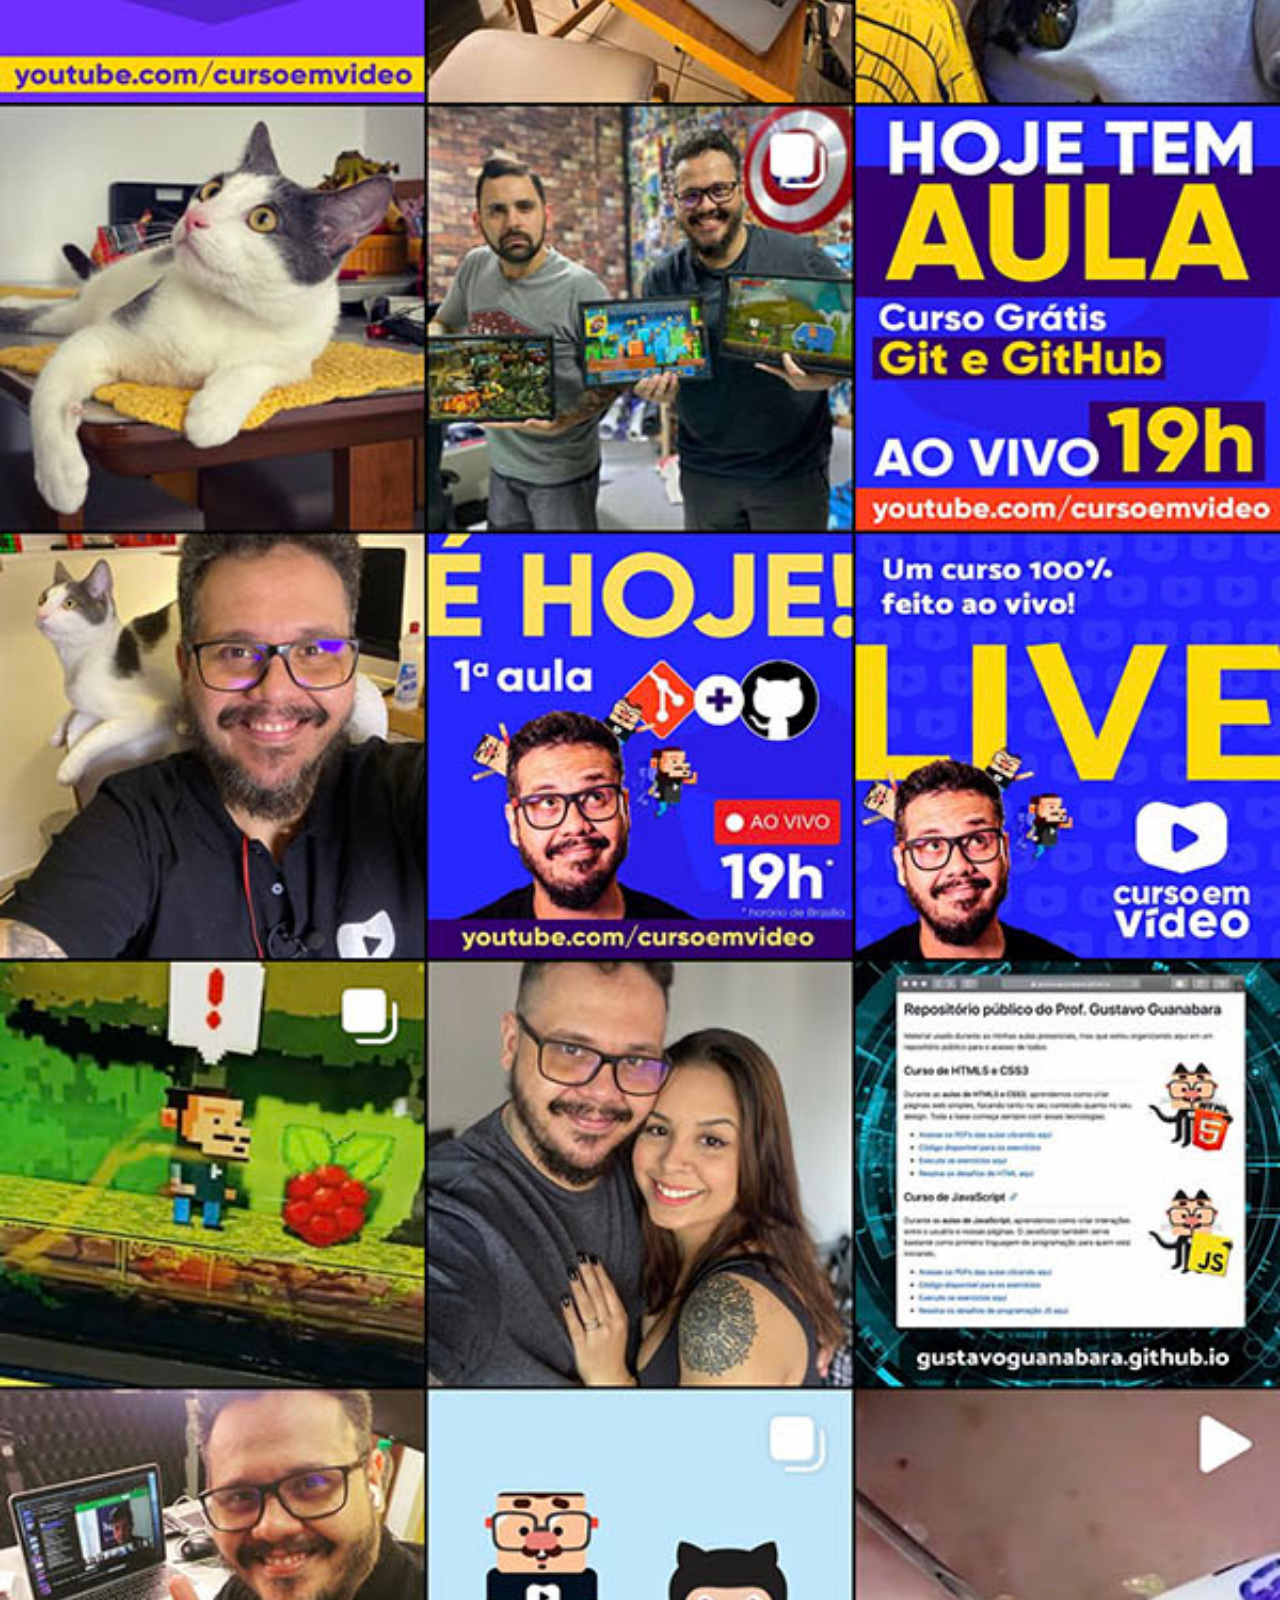
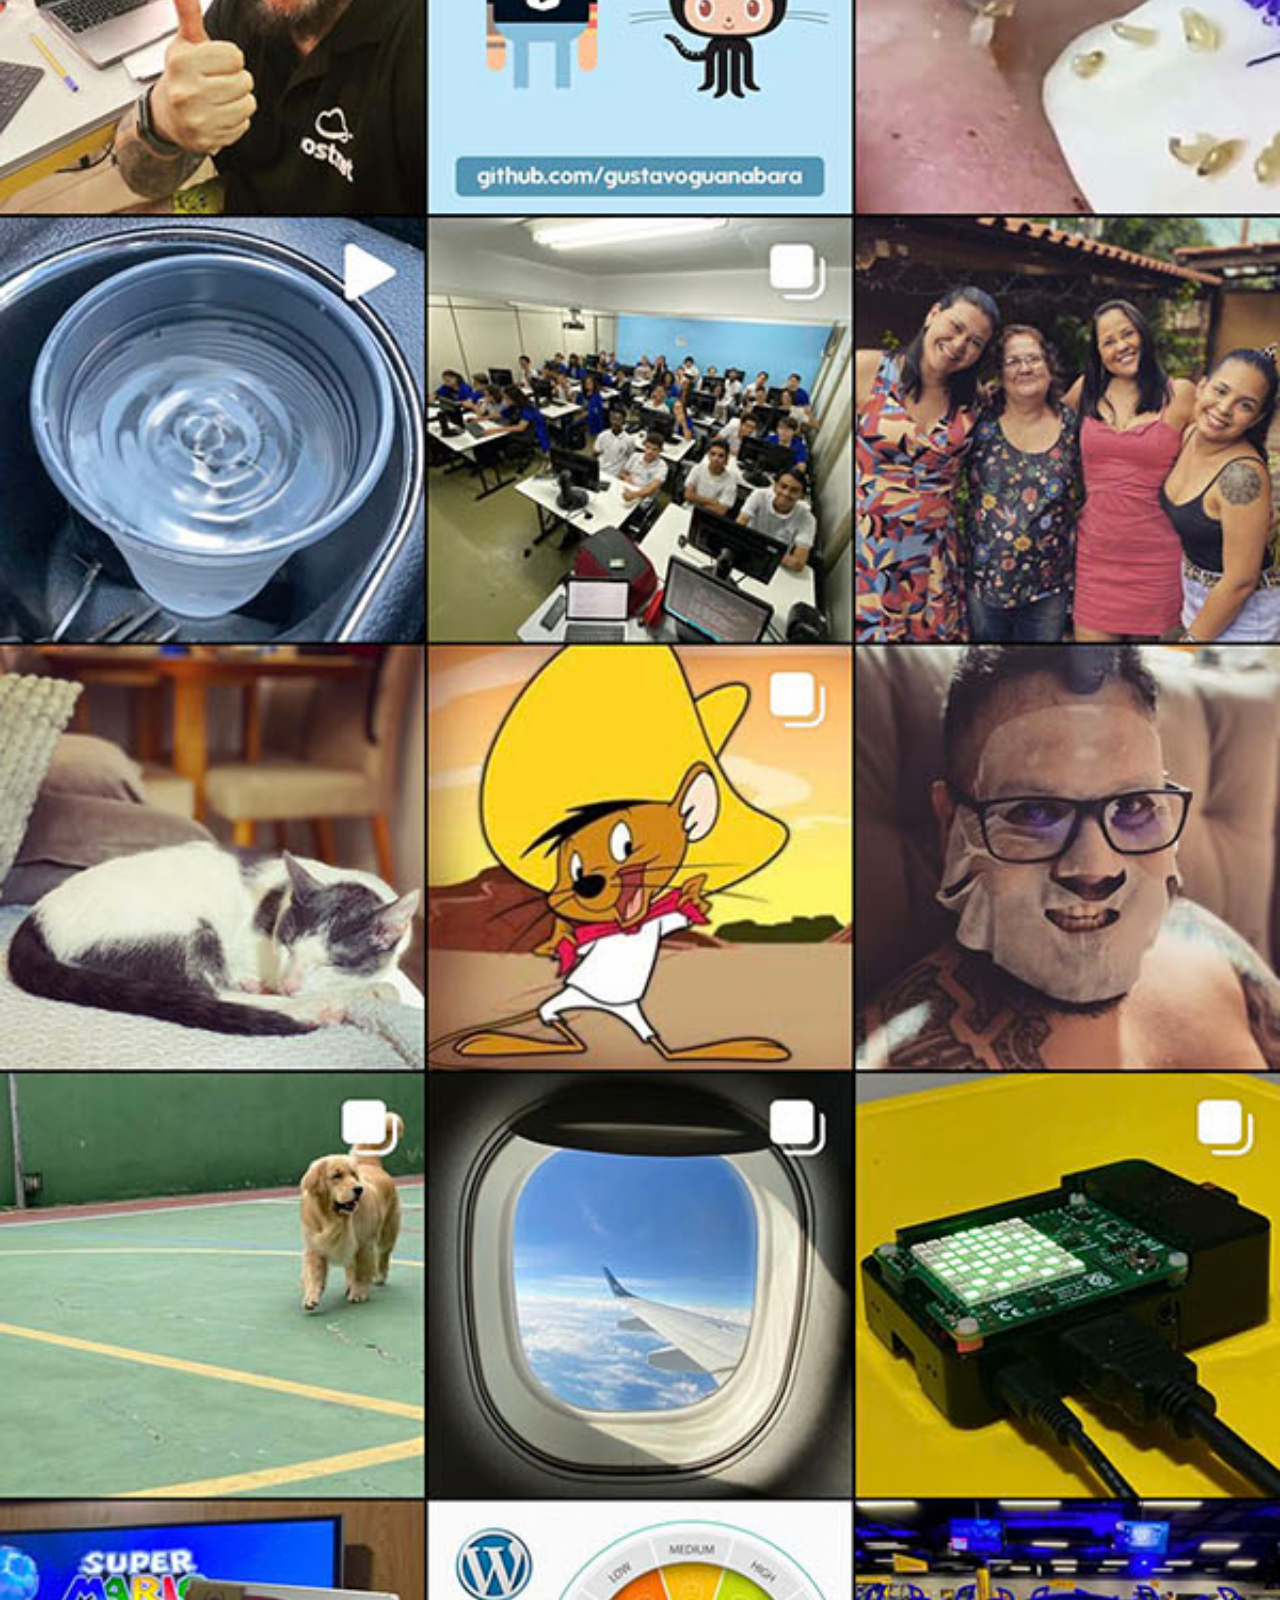
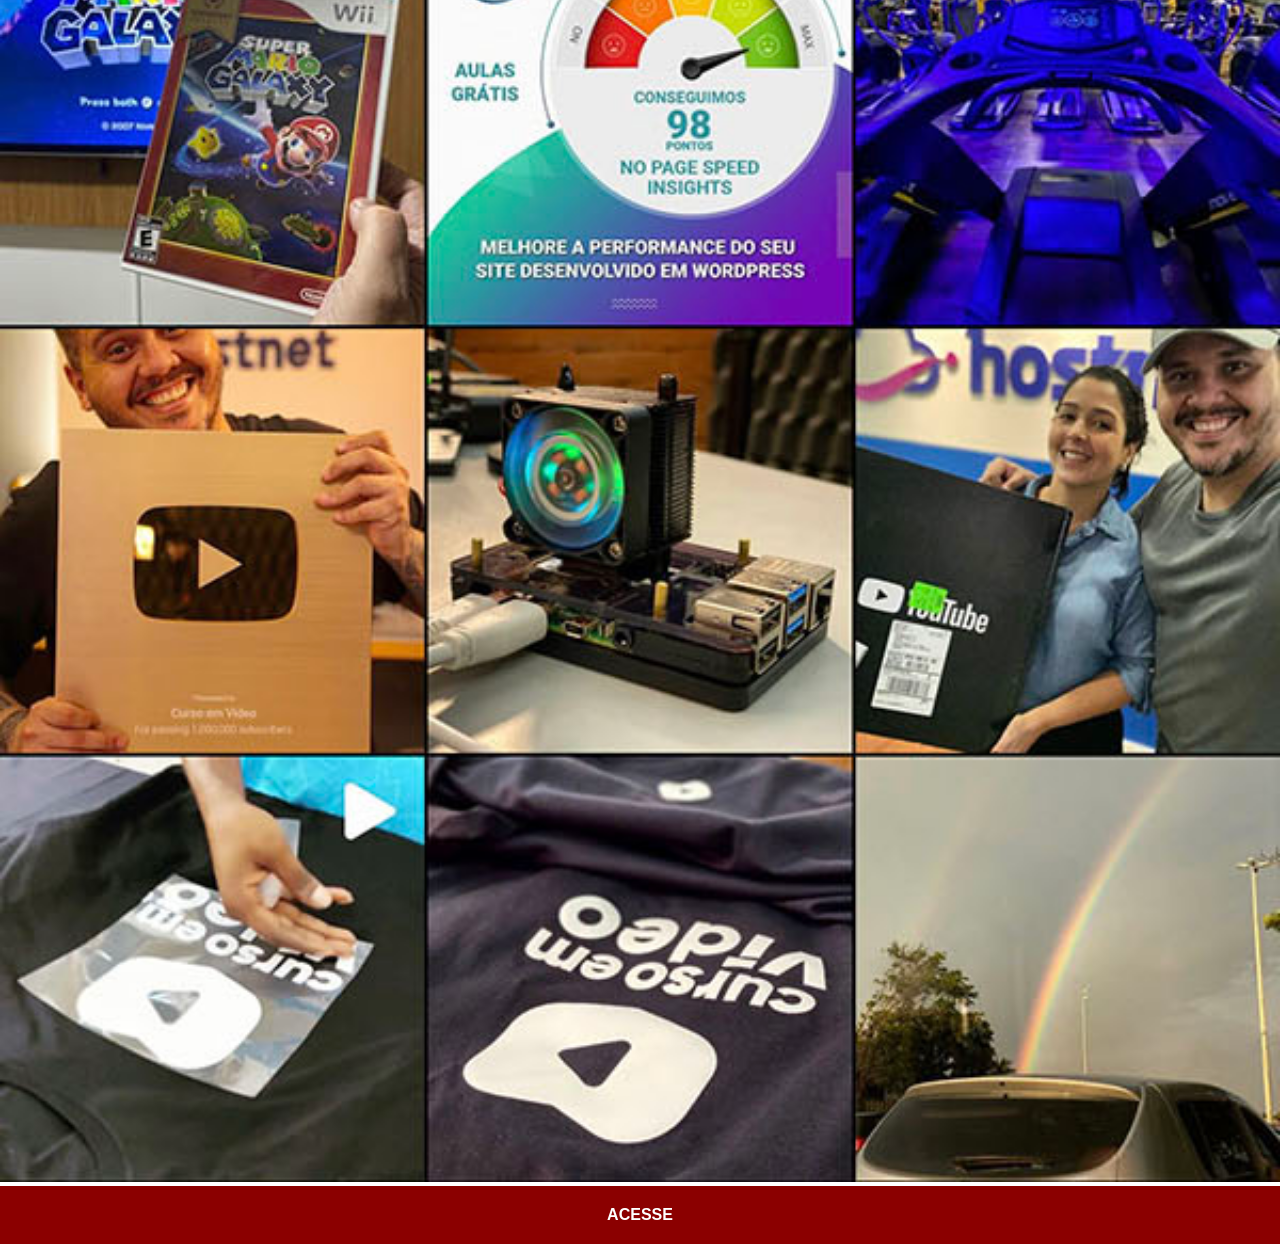
<file: instagram.html>
<!DOCTYPE html>
<html lang="pt-br">
<head>
    <meta charset="UTF-8">
    <meta name="viewport" content="width=device-width, initial-scale=1.0">
    <title>Instagram</title>
    <link rel="stylesheet" href="estilos/social.css">
</head>
<body>
    <img src="imagens/tela-instagram.jpg" alt="Instagram">
    <a href="https://www.instagram.com/gustavoguanabara/" target="_blank">ACESSE</a>
    
</body>
</html>
</file>
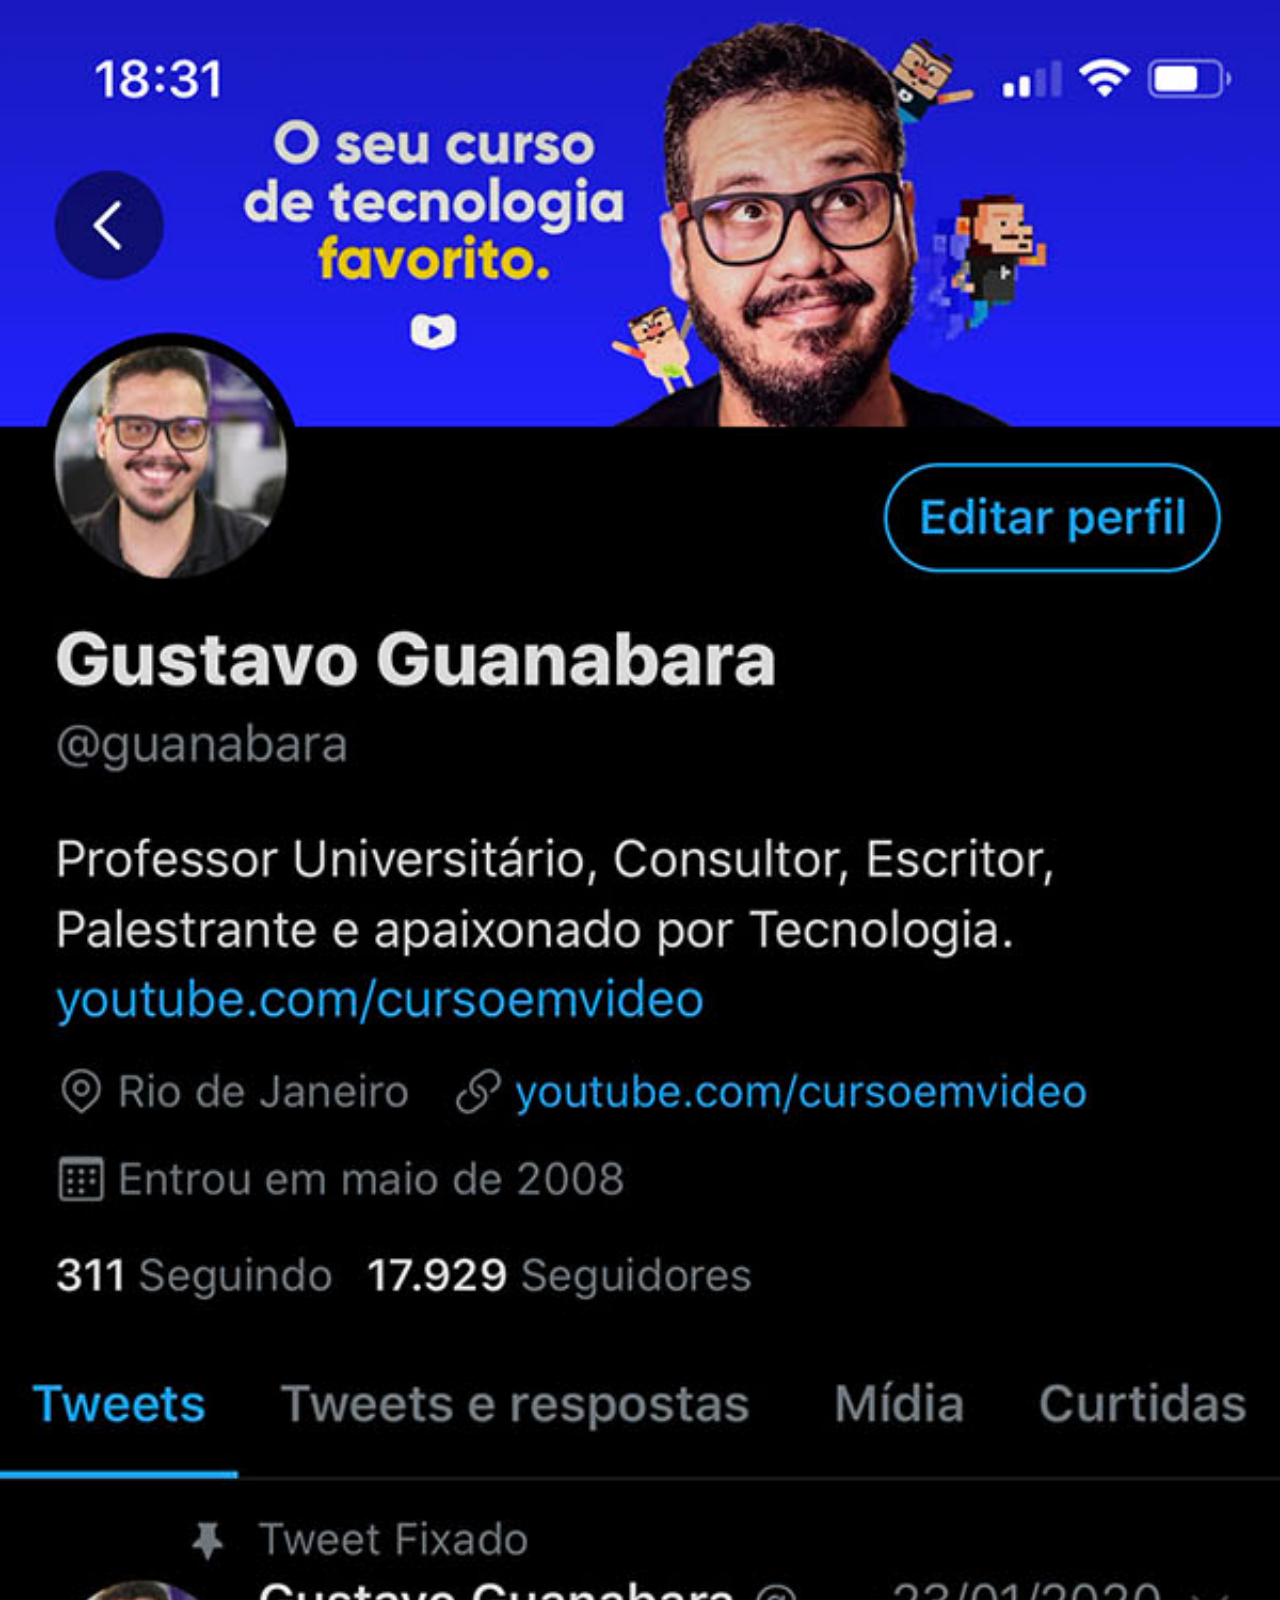
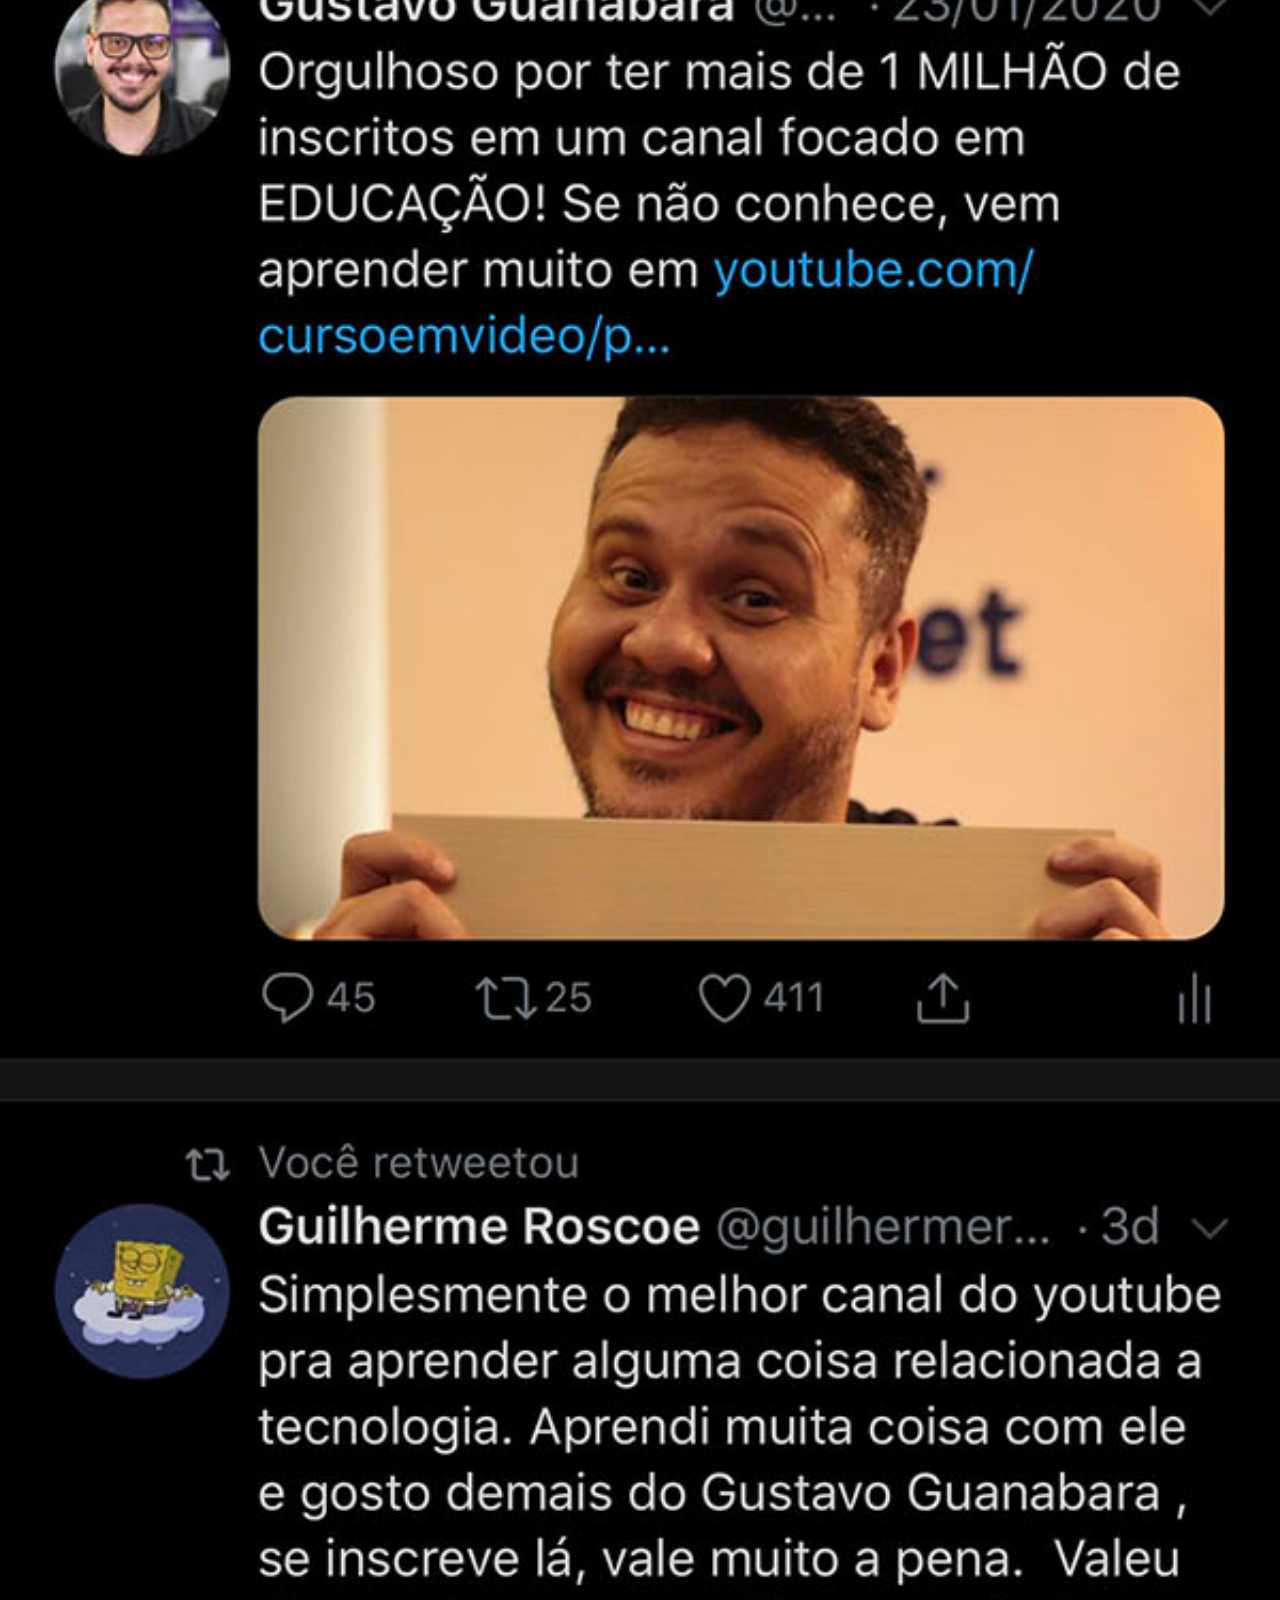
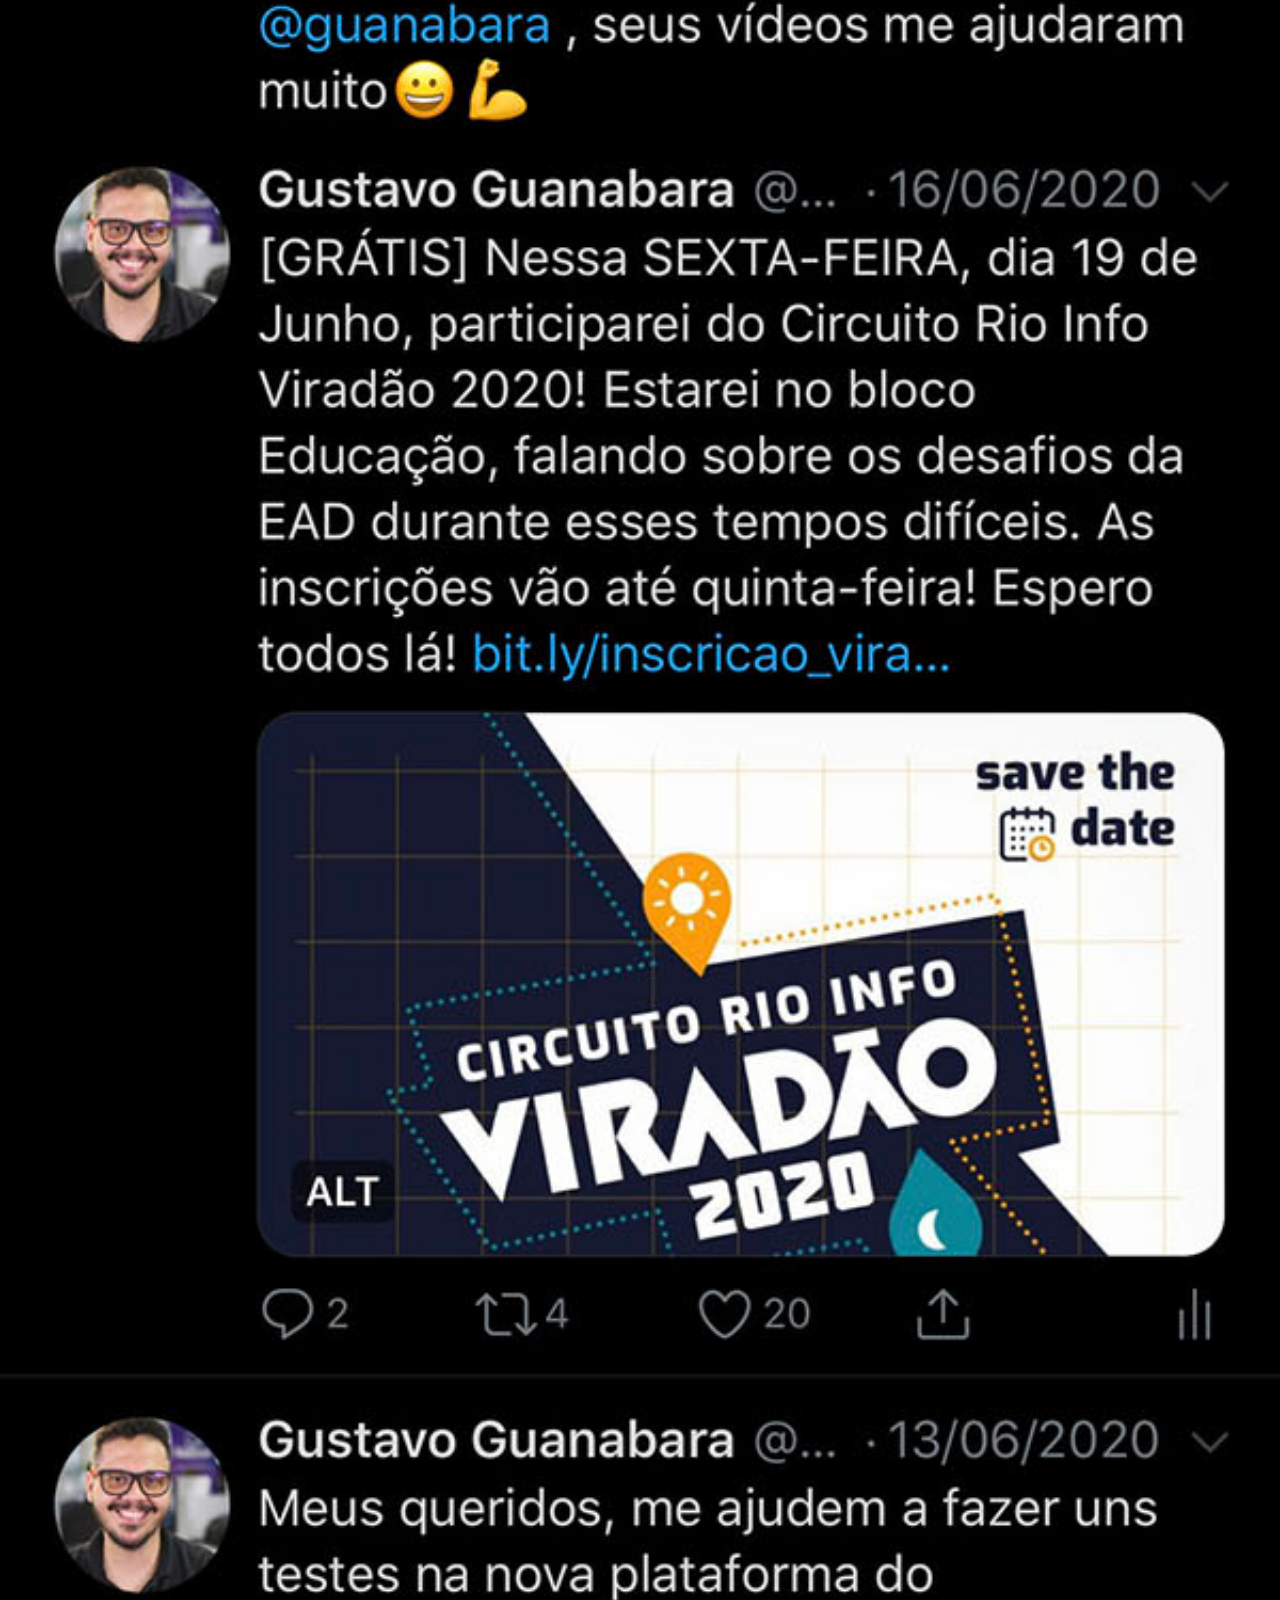
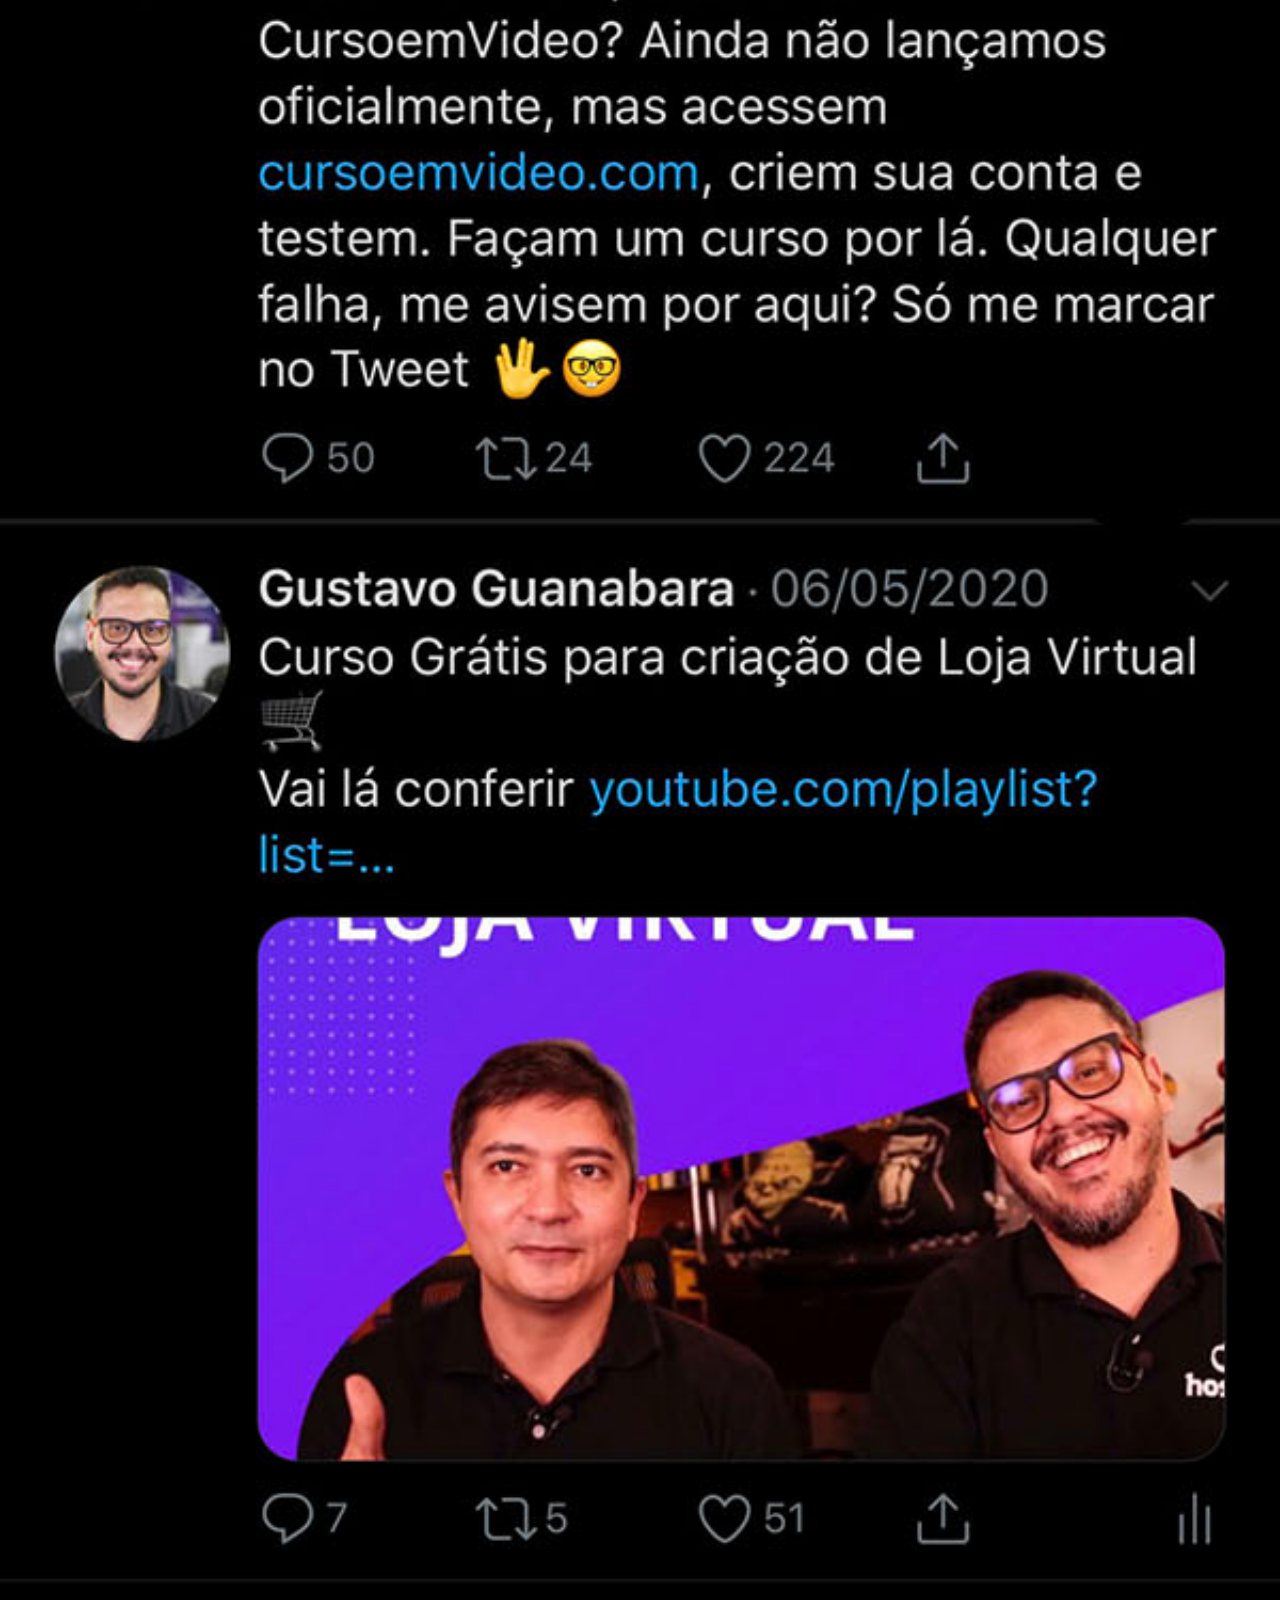
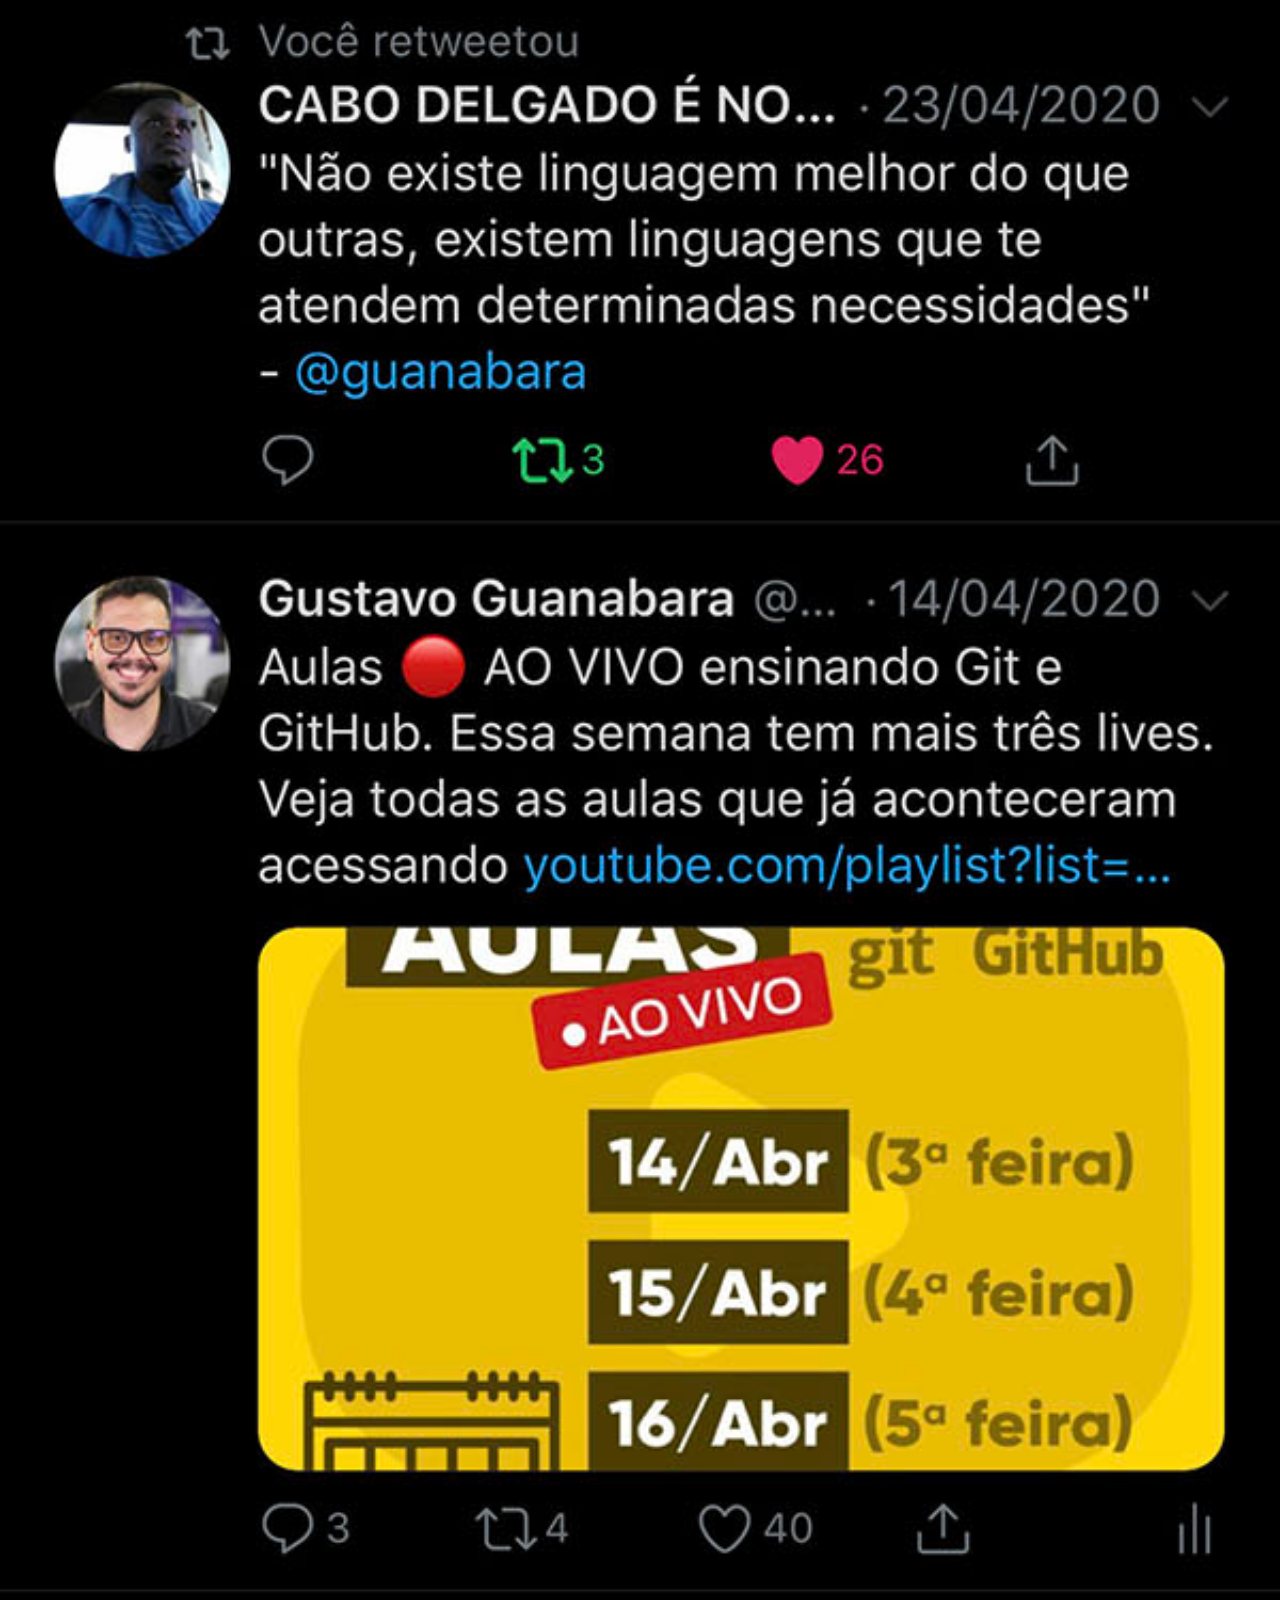
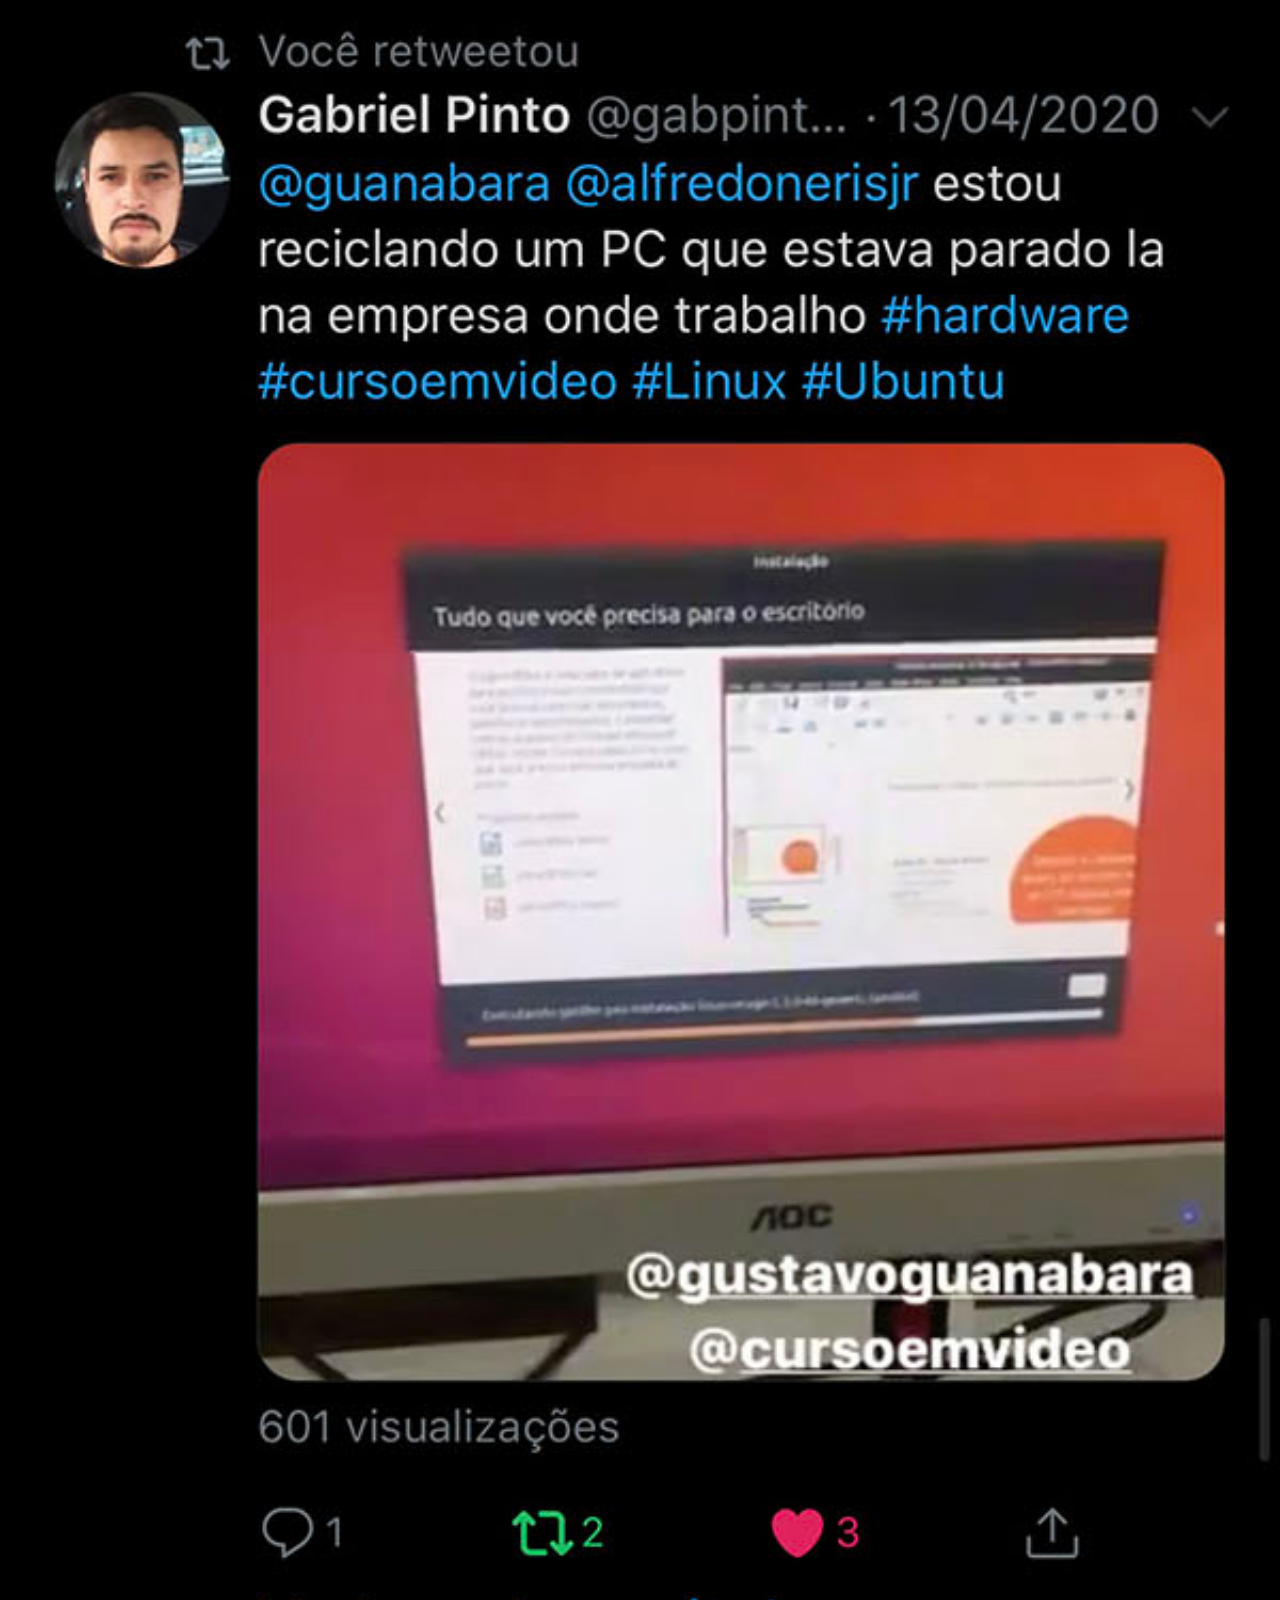
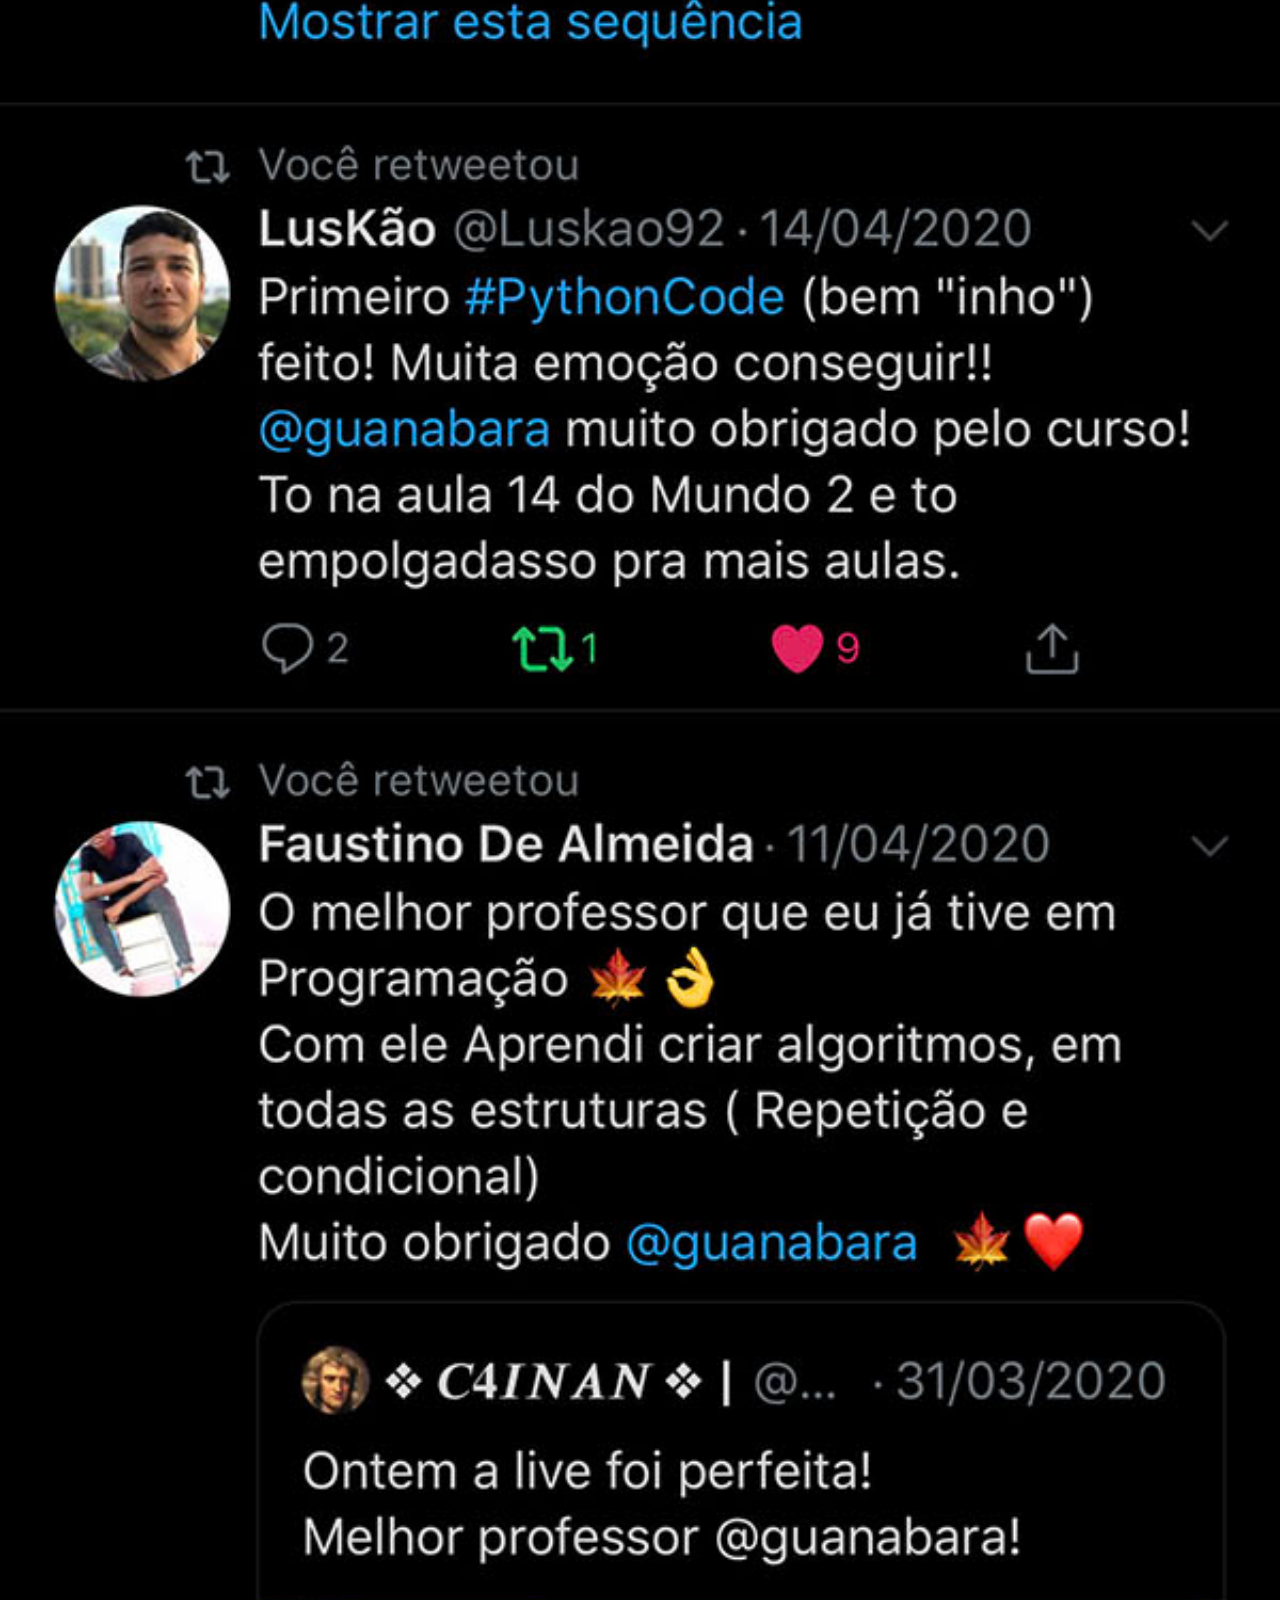
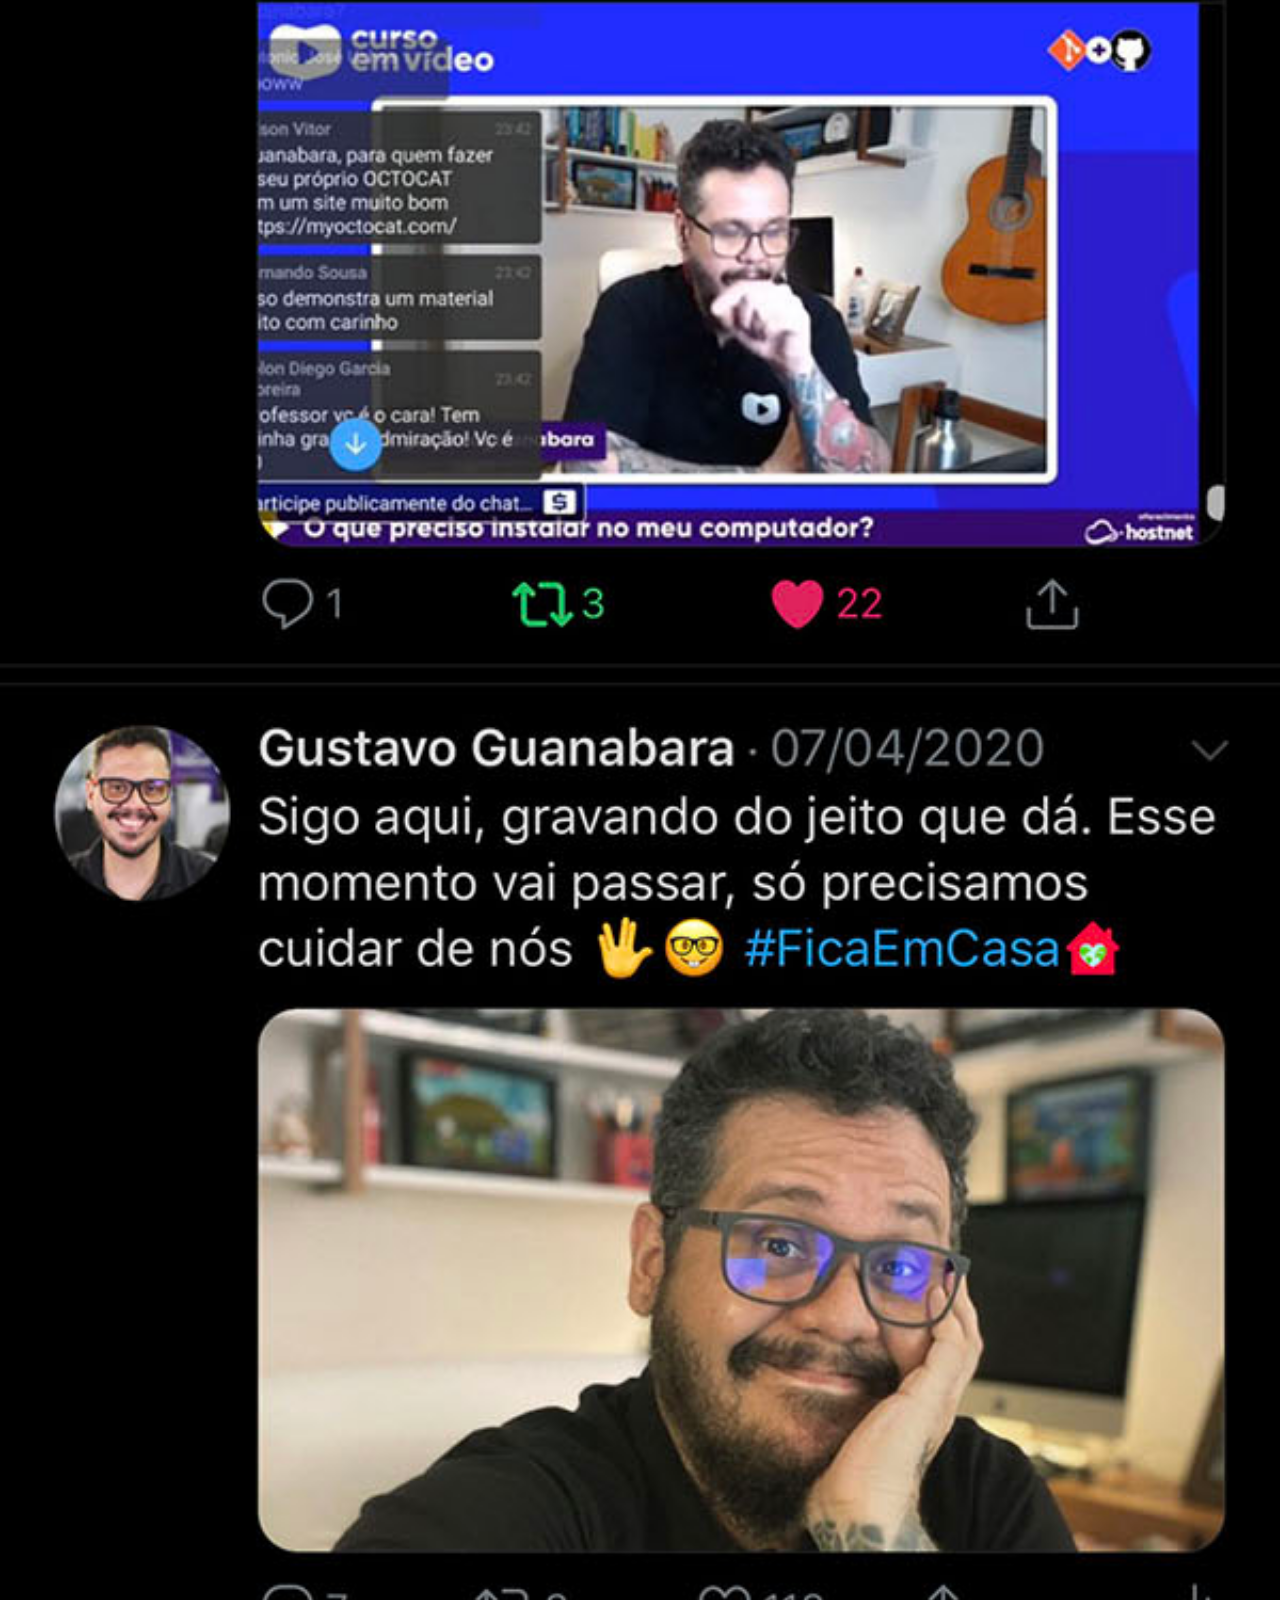
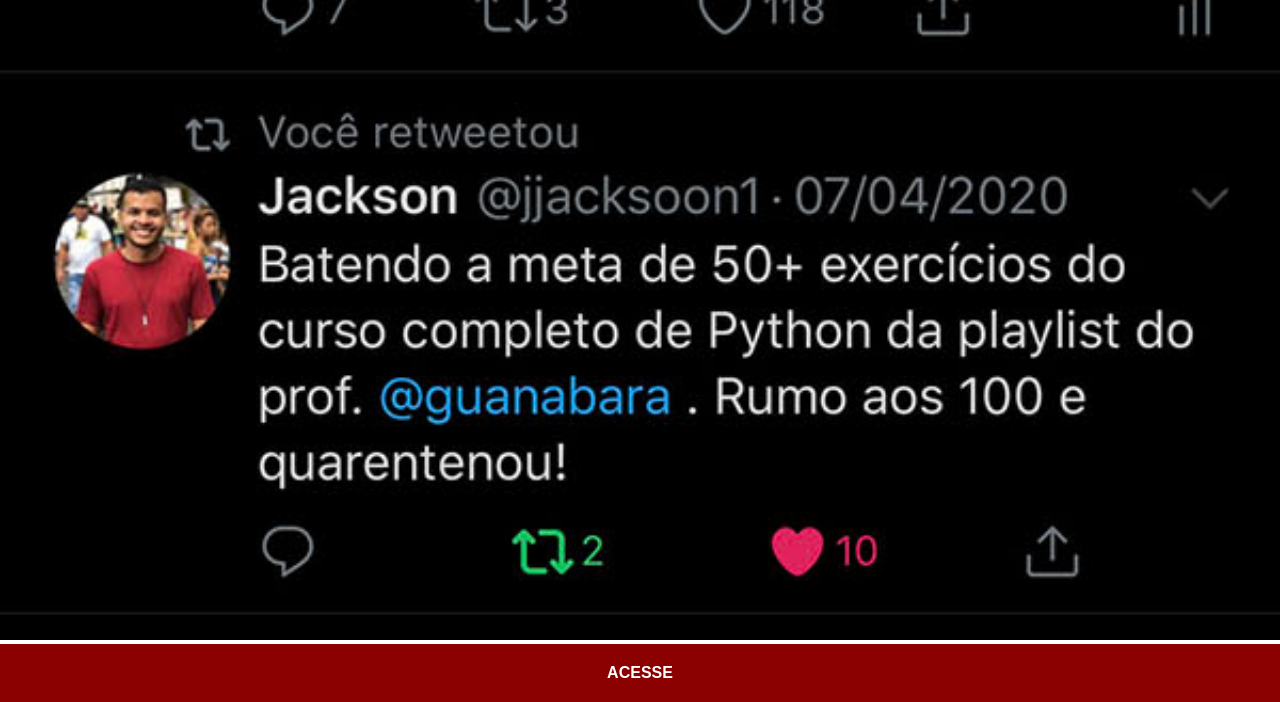
<file: twitter.html>
<!DOCTYPE html>
<html lang="pt-br">
<head>
    <meta charset="UTF-8">
    <meta name="viewport" content="width=device-width, initial-scale=1.0">
    <title>Twitter</title>
    <link rel="stylesheet" href="estilos/social.css">
</head>
<body>
    <img src="imagens/tela-twitter.jpg" alt="Twitter">
    <a href="https://x.com/guanabara" target="_blank">ACESSE</a>
</body>
</html>
</file>
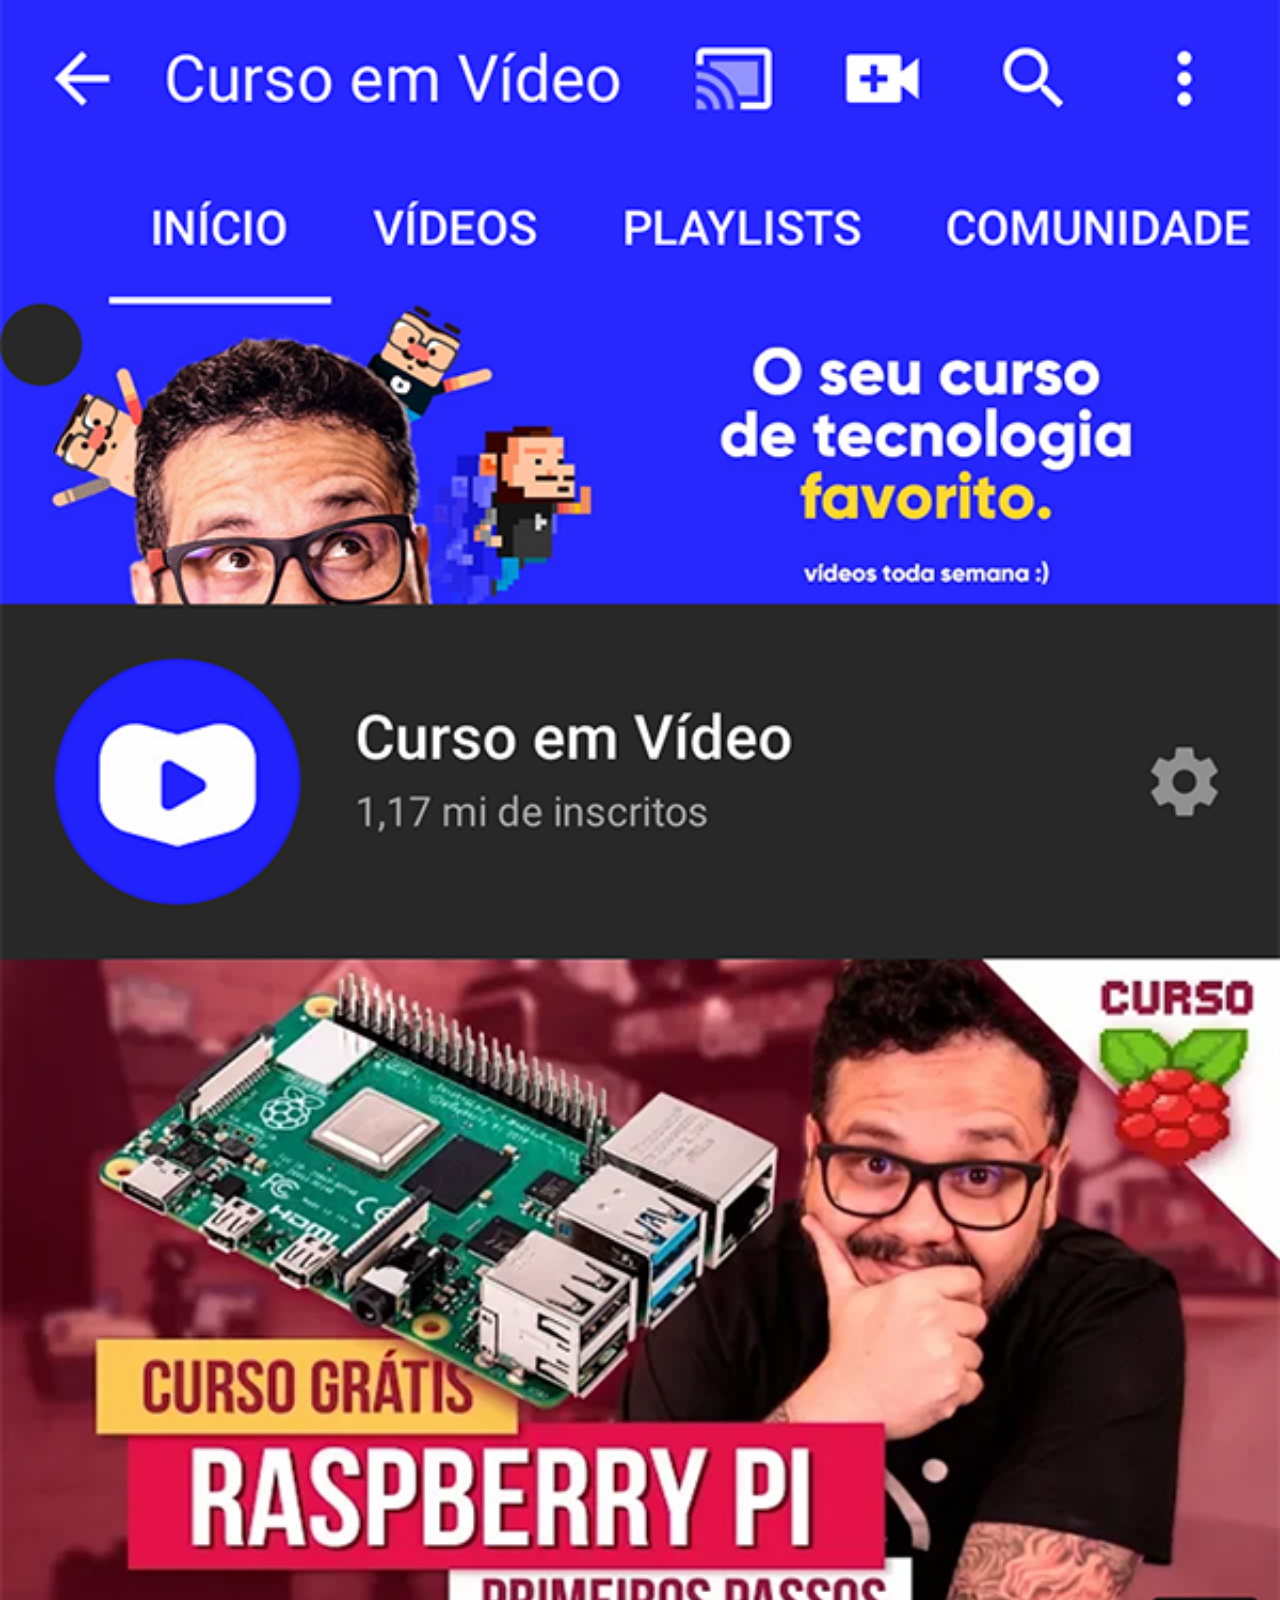
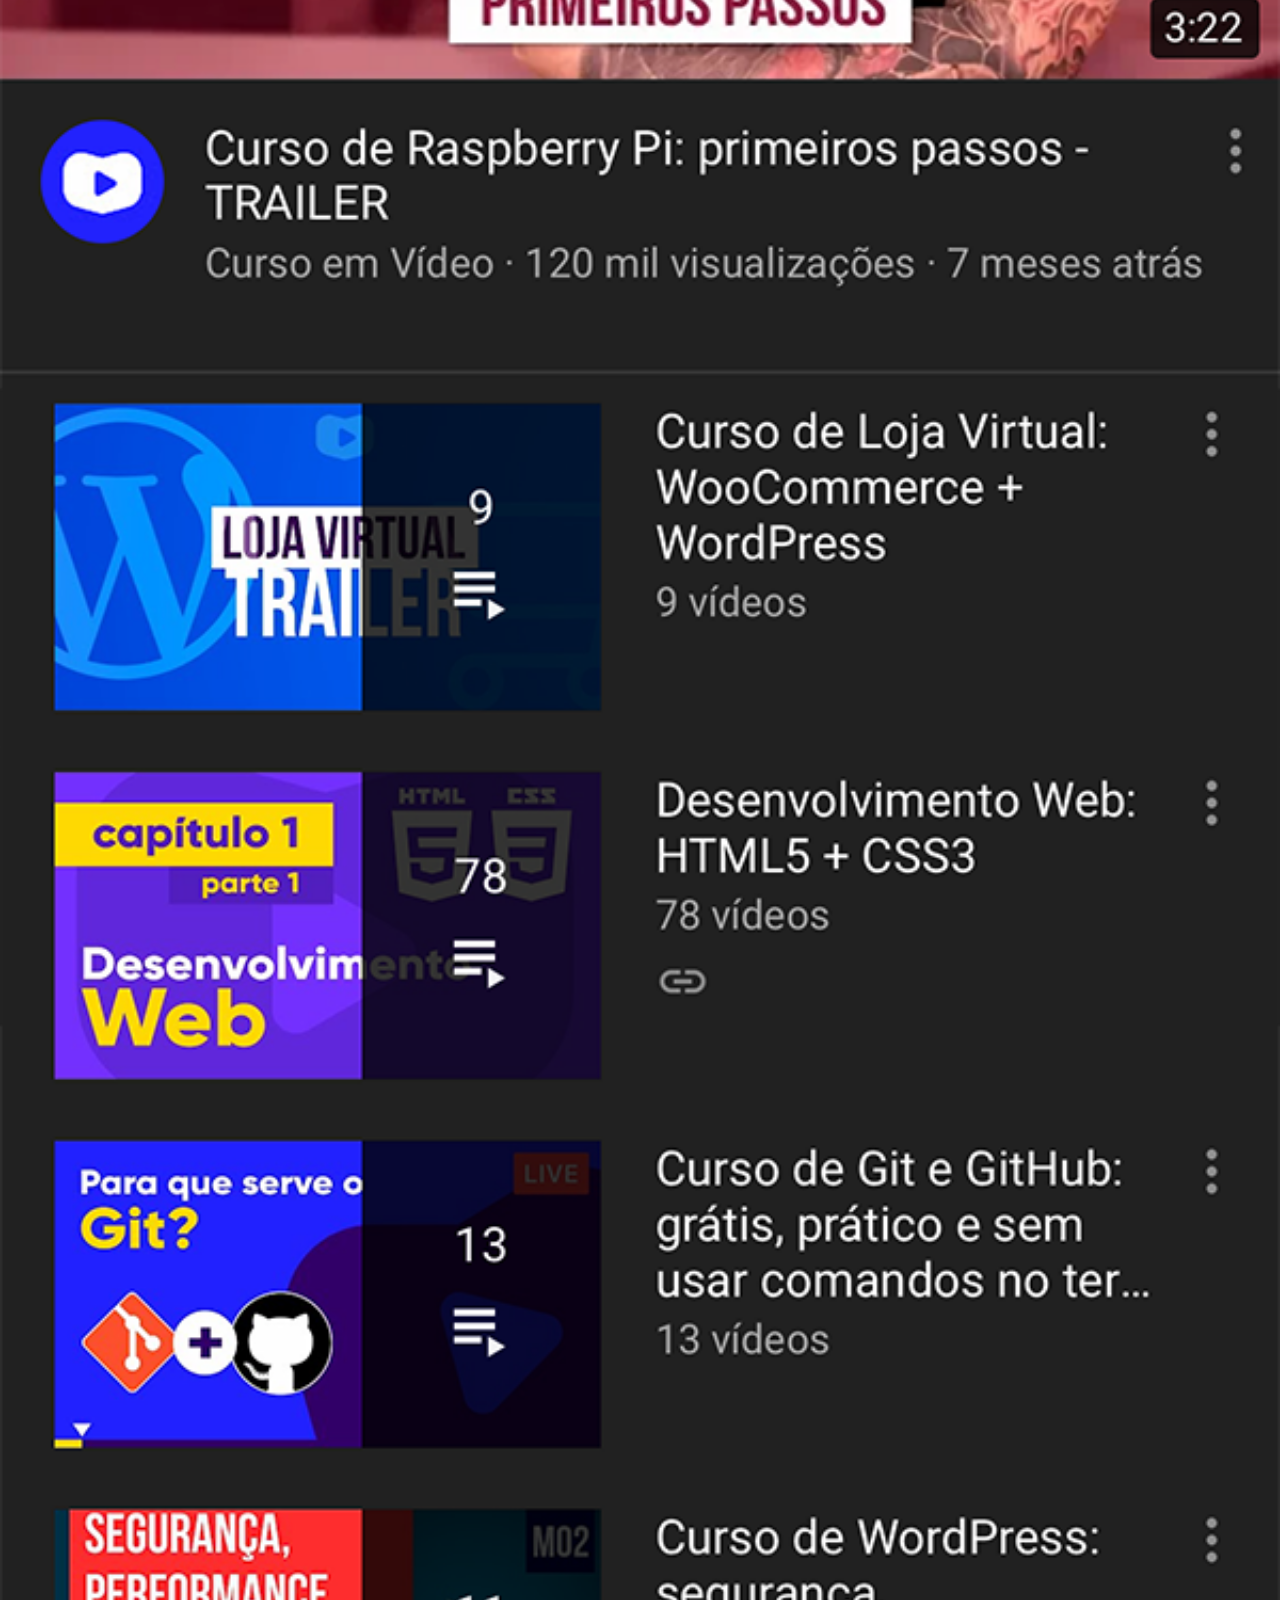
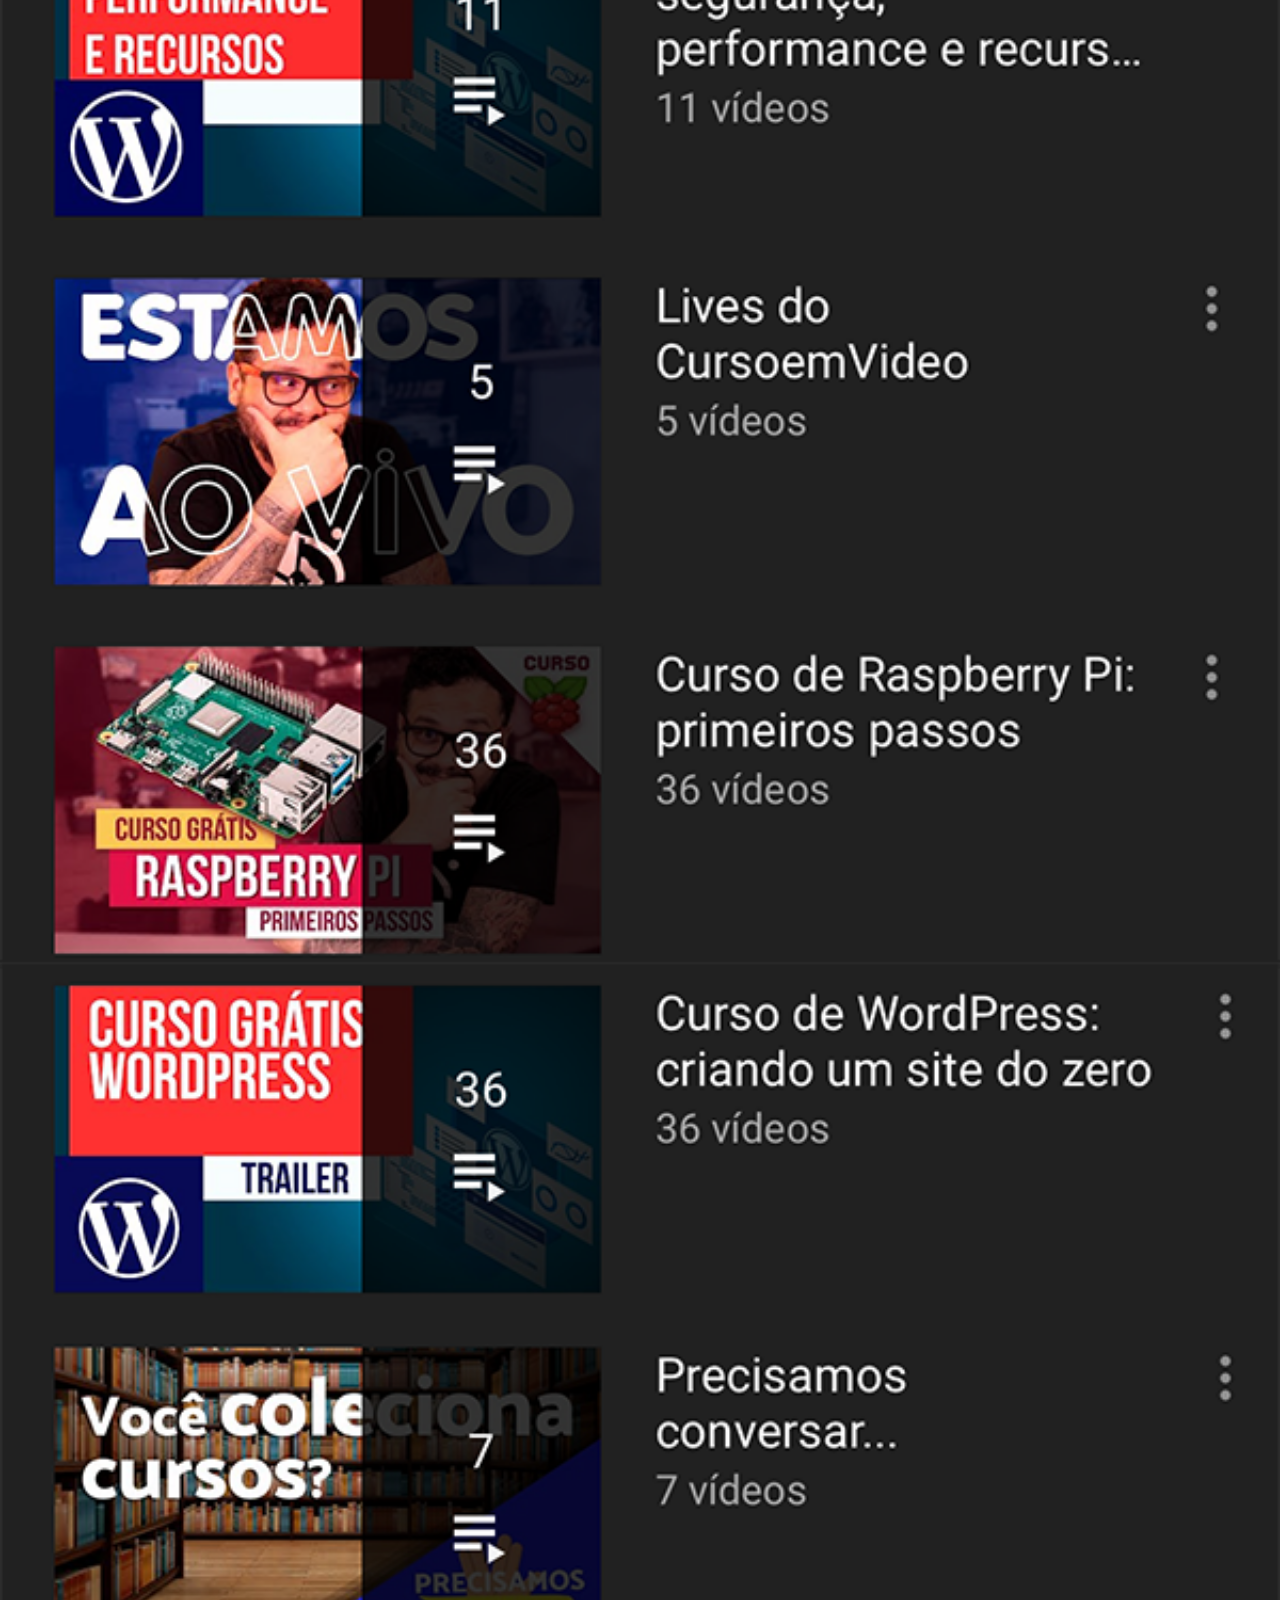
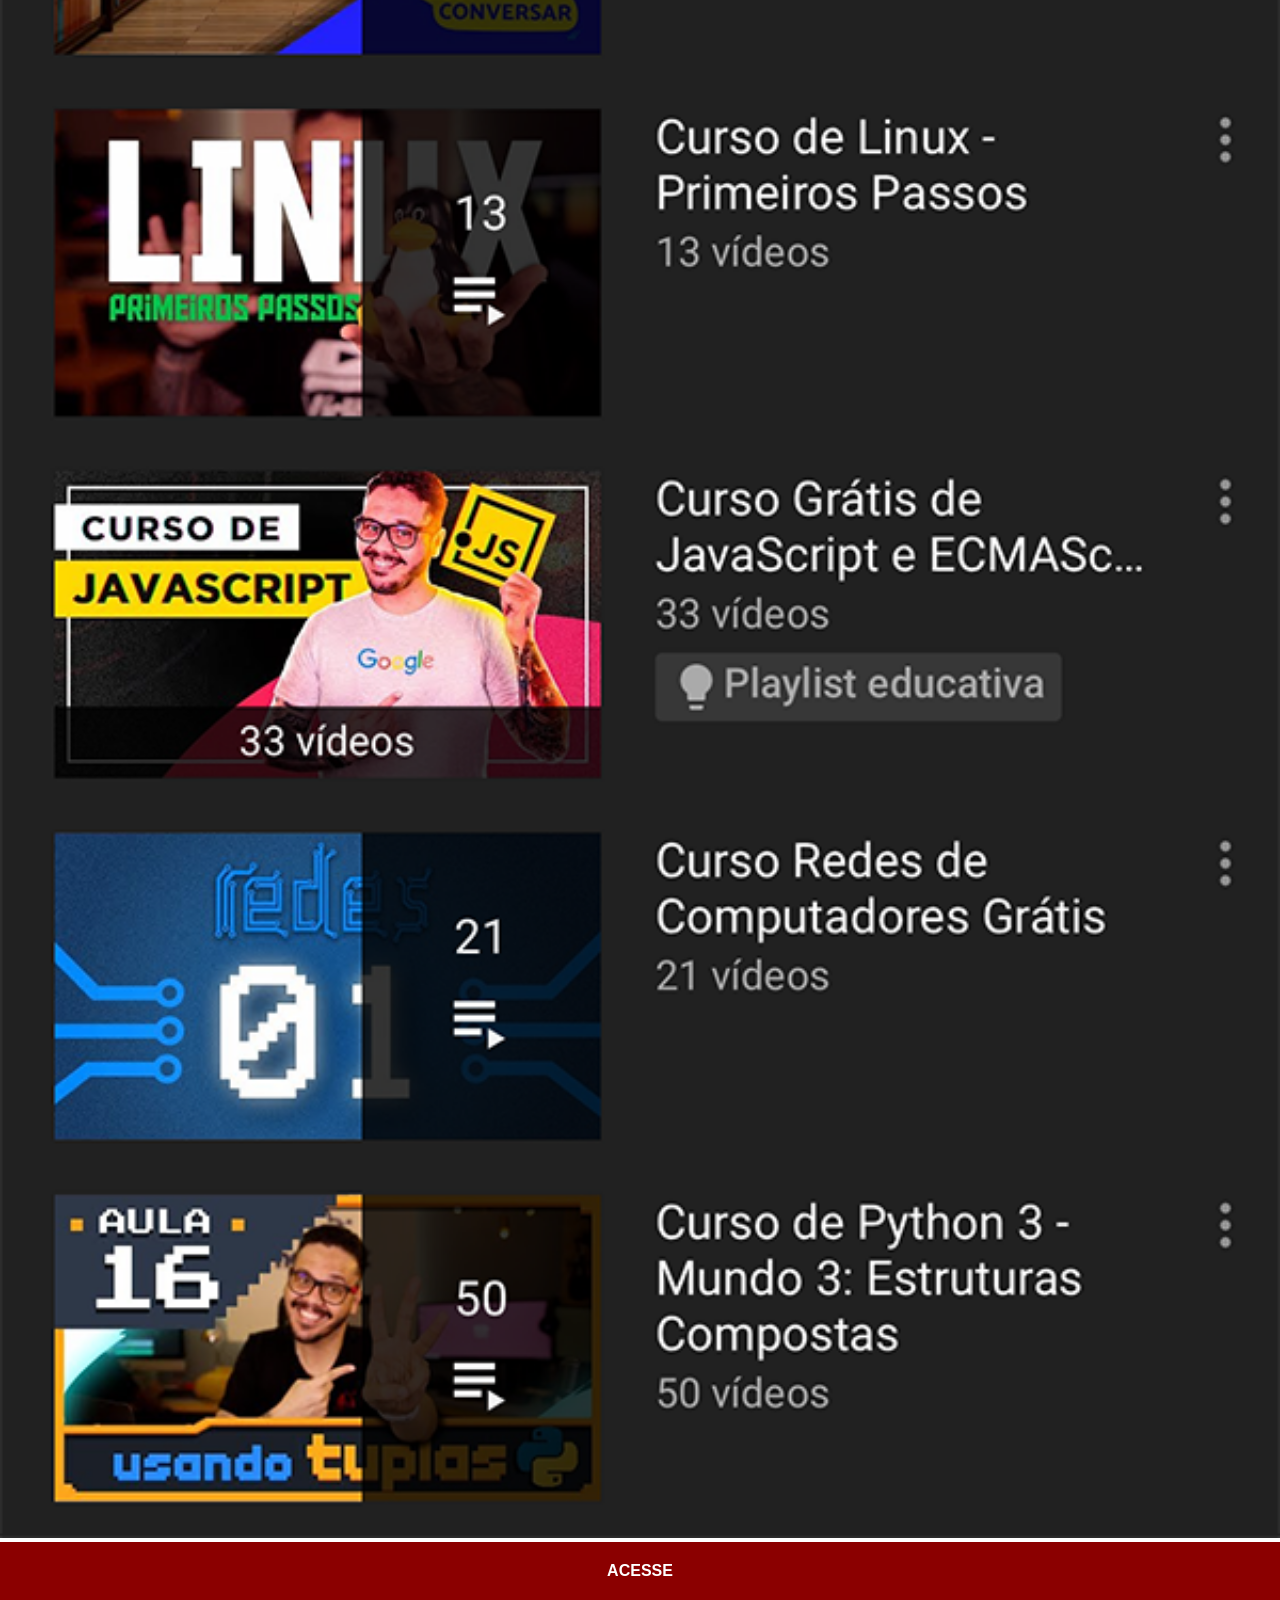
<file: youtube.html>
<!DOCTYPE html>
<html lang="pt-br">
<head>
    <meta charset="UTF-8">
    <meta name="viewport" content="width=device-width, initial-scale=1.0">
    <title>YouTube</title>
    <link rel="stylesheet" href="estilos/social.css">
</head>
<body>
    <img src="imagens/tela-youtube.png" alt="YouTube">
    <a href="https://www.youtube.com/@cursoemvideo/playlists" target="_blank">ACESSE</a>
</body>
</html>
</file>
<file: estilos/style.css>
@charset "UTF-8";

* {
    margin: 0px;
    padding: 0px;
    font-family: Arial, Helvetica, sans-serif;
}

html, body {
    height: 100vh;
    width: 100vw;
    background-color: black;
}

body {
    background: url('../imagens/fundo-madeira.jpg')no-repeat top center;
    background-size: cover;
    background-attachment: fixed;
}

main {
    position: relative;
    height: 100vh;    
}

section#telefone {
    position: absolute;
    top: 50%;
    left: 50%;
    transform: translate(-50%, -50%);

    height: 627px;
    width: 311px;
    background: url(../imagens/frame-iphone.png)no-repeat;
}

iframe#tela {
    position: relative;
    top: 80px;
    left: 22px;
    width: 266px;
    height: 471px;
}

section#redes-sociais {
        text-align: right;
}

section#redes-sociais img {
    width: 50px;
    margin: 10px;
    border-radius: 50%;
    box-shadow: 2px 2px 5px rgba(0, 0, 0, 0.400);
    box-sizing: border-box;
}

section#redes-sociais img:hover {
    border: 2px solid rgb(226, 222, 222);
    transform: translate(-3px, -3px);
    box-shadow: 5px 5px 5px rgba(0, 0, 0, 0.641);
    transition: transform .3s, border 1s;
}
</file>
<file: estilos/social.css>
@charset "UTF-8";

* {
            margin: 0px;
            padding: 0px;
            font-family: Arial, Helvetica, sans-serif;
        }
        
        ::-webkit-scrollbar {
            width: 0px;
            height: 0px;
        }

        img {
            width: 100vw;
        }

        a {
            display:block;
            background-color: darkred;
            color: white;
            padding: 20px;
            text-align: center;
            font-weight: bolder;
            text-decoration: none;
        }

        a:hover {
            background-color: red;
        }
</file>
